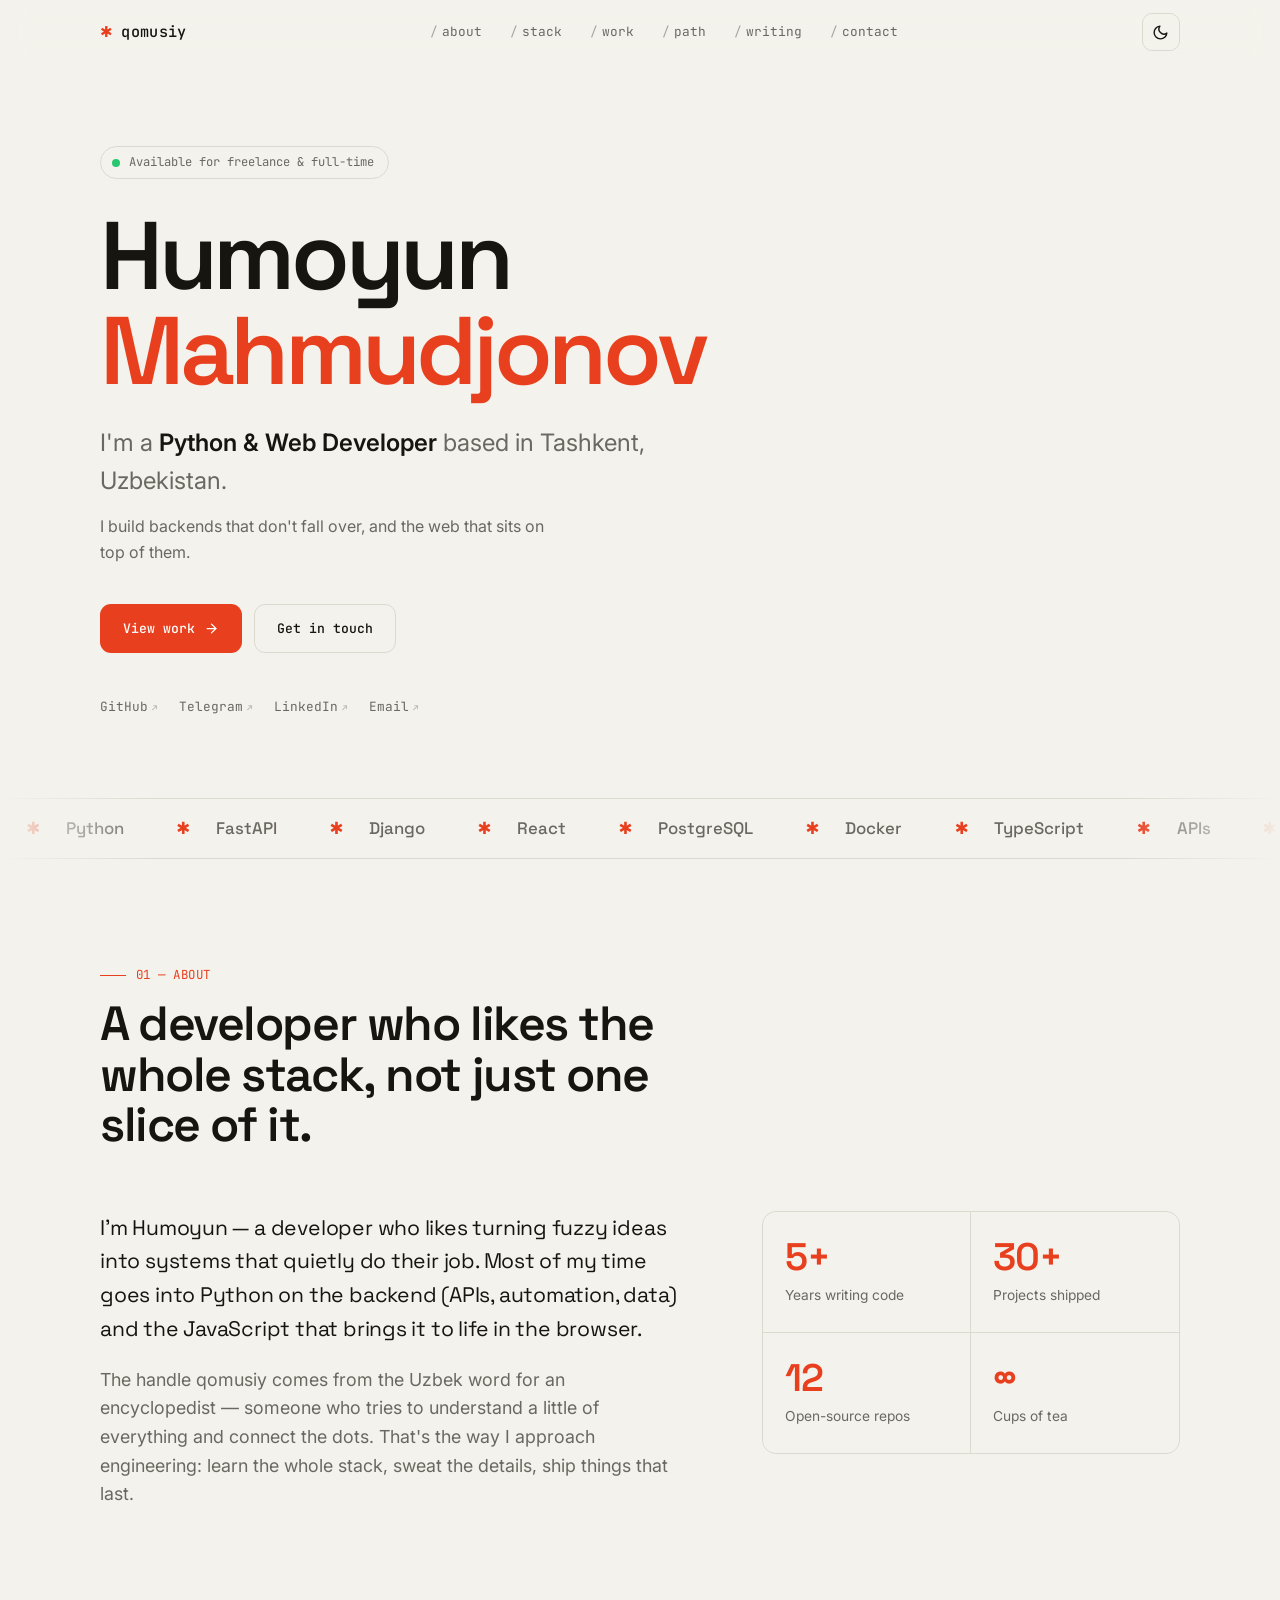
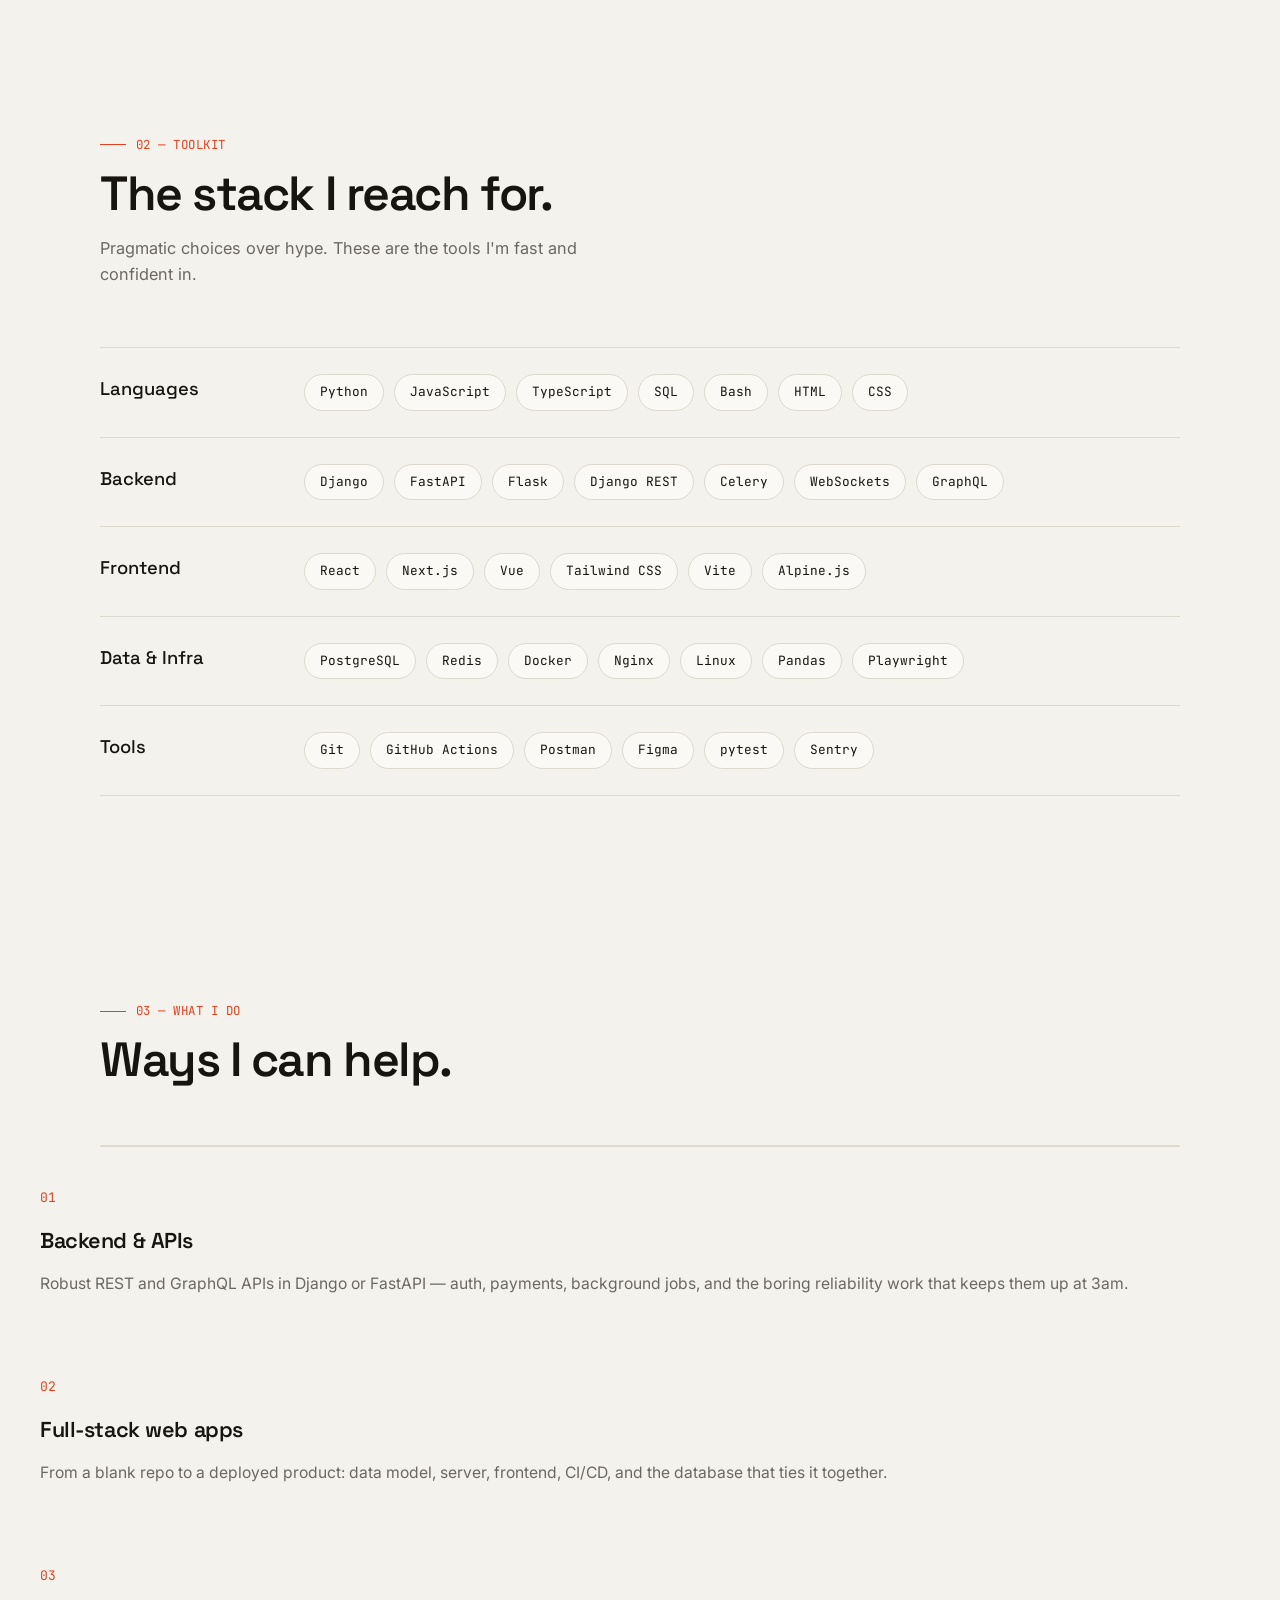
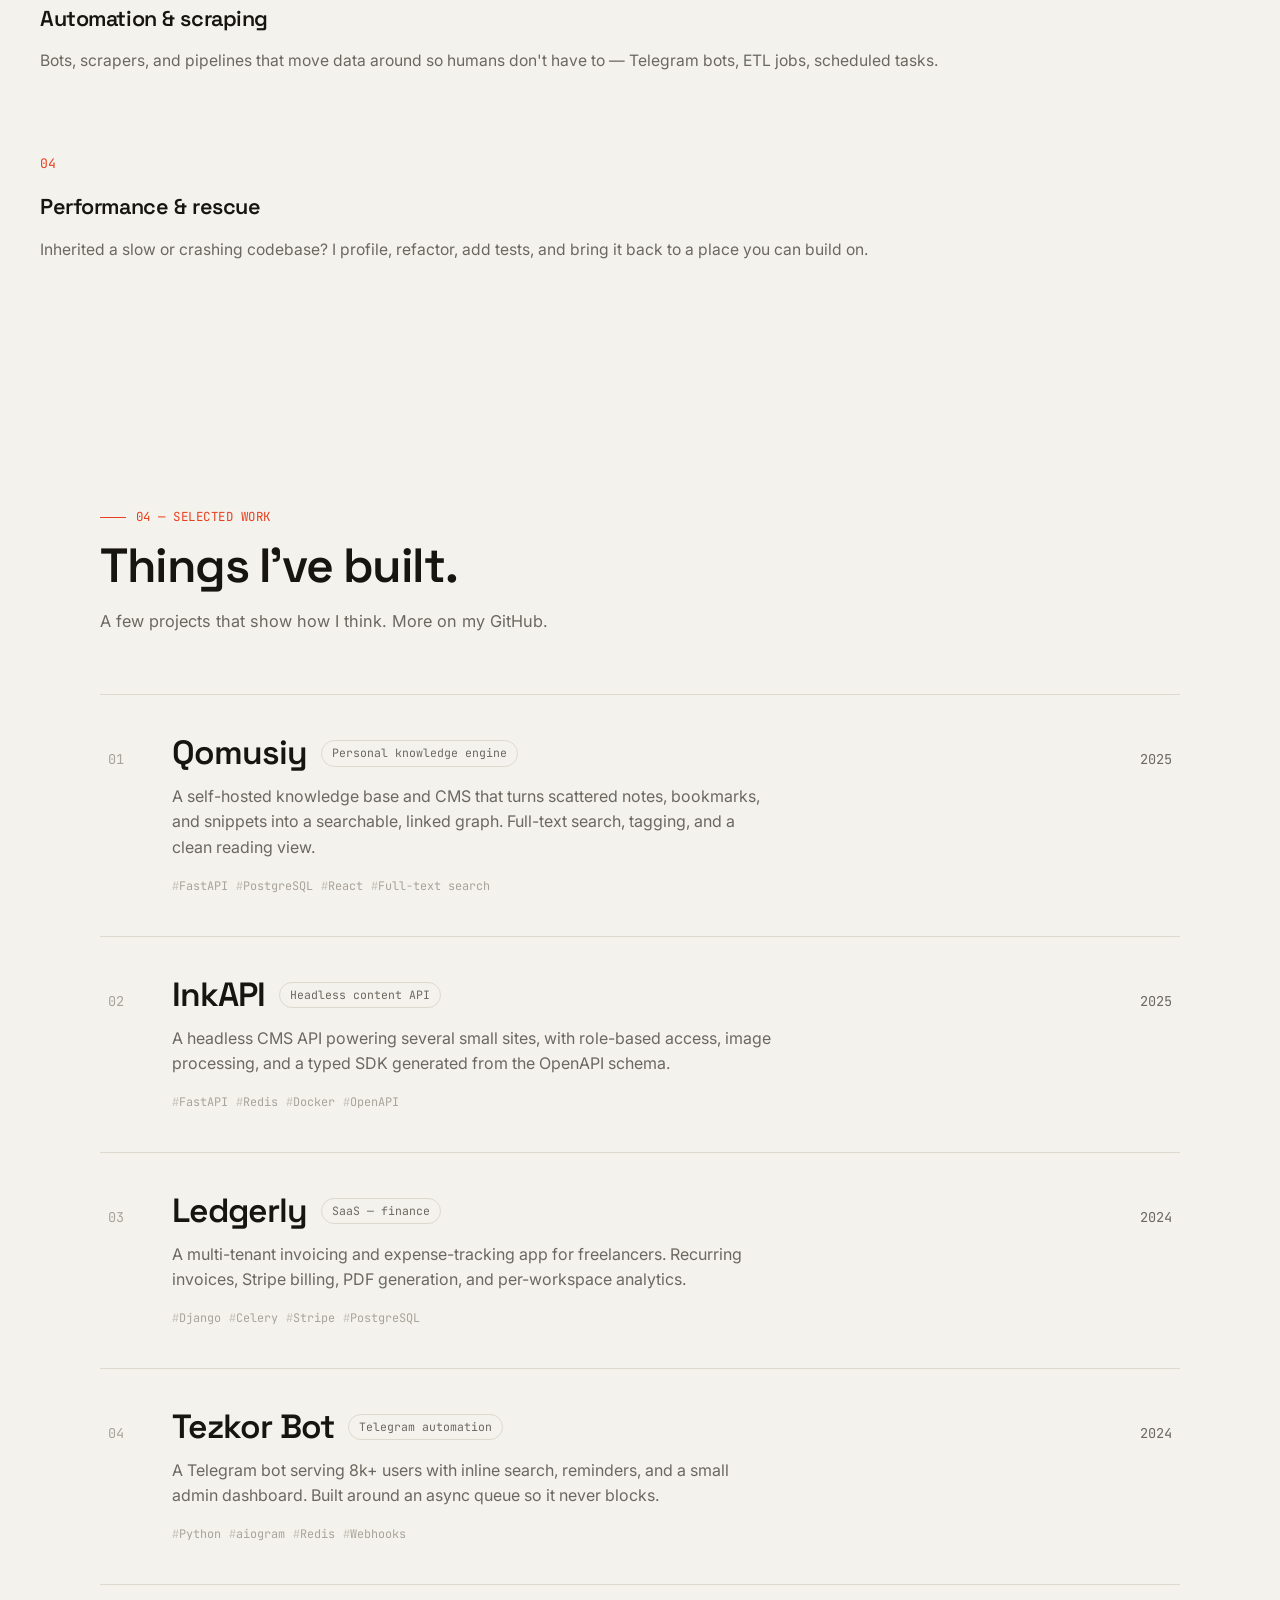
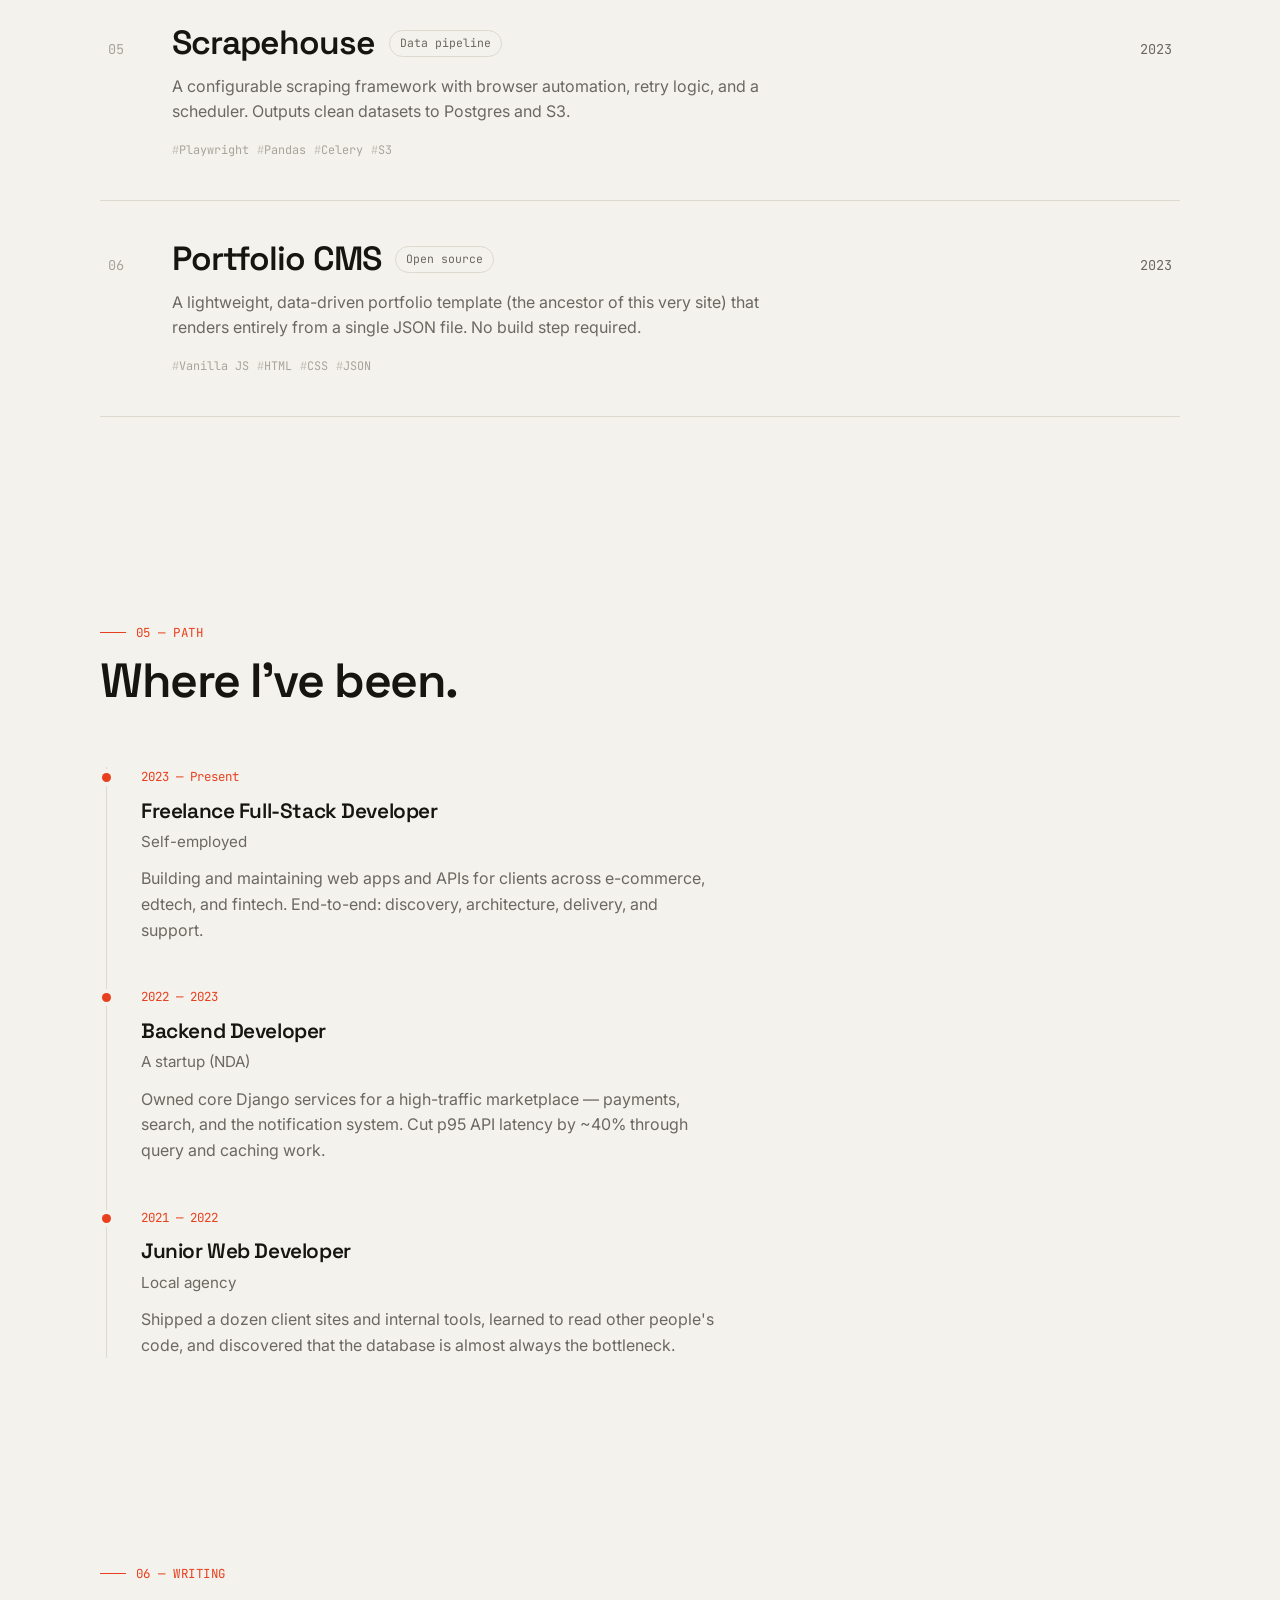
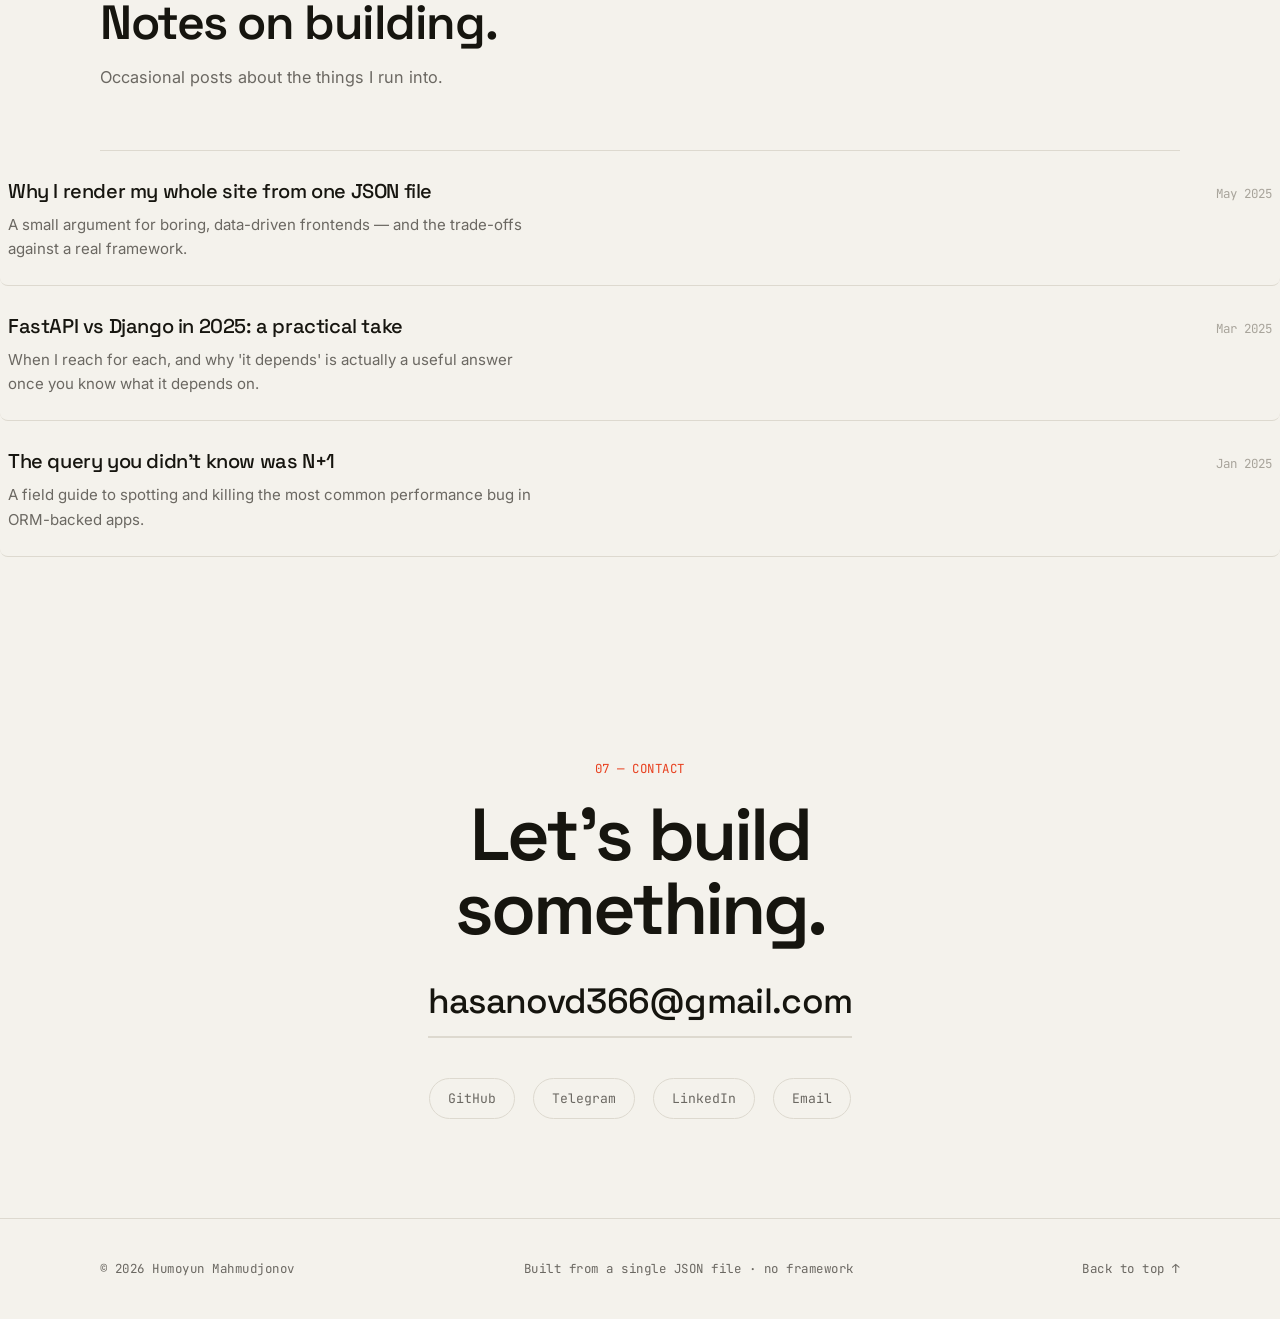
<file: index.html>
<!DOCTYPE html>
<html lang="en">
<head>
  <meta charset="UTF-8" />
  <meta name="viewport" content="width=device-width, initial-scale=1.0" />
  <title>Humoyun Mahmudjonov — Python & Web Developer</title>
  <meta name="description" content="Humoyun Mahmudjonov (qomusiy) — Python & web developer. Backends that don't fall over, and the web that sits on top of them." />

  <!-- Open Graph -->
  <meta property="og:type" content="website" />
  <meta property="og:title" content="Humoyun Mahmudjonov — Python & Web Developer" />
  <meta property="og:description" content="Backends that don't fall over, and the web that sits on top of them." />

  <link rel="preconnect" href="https://fonts.googleapis.com" />
  <link rel="preconnect" href="https://fonts.gstatic.com" crossorigin />
  <link href="https://fonts.googleapis.com/css2?family=Space+Grotesk:wght@400;500;600;700&family=Inter:wght@400;500;600&family=JetBrains+Mono:wght@400;500&display=swap" rel="stylesheet" />

  <style>
    /* ============================================================
       Design tokens
       ============================================================ */
    :root {
      --bg:        #f4f2ec;
      --bg-elev:   #faf9f5;
      --text:      #16150f;
      --muted:     #6b6862;
      --faint:     #a8a49b;
      --line:      #ddd9cf;
      --accent:    #e8401f;
      --accent-2:  #1a1a1a;
      --max:       1080px;
      --gutter:    clamp(20px, 5vw, 48px);
      --radius:    14px;
      --ease:      cubic-bezier(0.22, 1, 0.36, 1);

      --font-display: "Space Grotesk", system-ui, sans-serif;
      --font-body:    "Inter", system-ui, sans-serif;
      --font-mono:    "JetBrains Mono", ui-monospace, monospace;
    }

    html[data-theme="dark"] {
      --bg:        #0d0d0c;
      --bg-elev:   #161614;
      --text:      #f2f0ea;
      --muted:     #9a968d;
      --faint:     #5e5b53;
      --line:      #26251f;
      --accent:    #ff5a36;
      --accent-2:  #f2f0ea;
    }

    /* ============================================================
       Reset & base
       ============================================================ */
    *, *::before, *::after { box-sizing: border-box; margin: 0; padding: 0; }

    html { scroll-behavior: smooth; -webkit-text-size-adjust: 100%; }

    body {
      background: var(--bg);
      color: var(--text);
      font-family: var(--font-body);
      font-size: 16px;
      line-height: 1.6;
      -webkit-font-smoothing: antialiased;
      text-rendering: optimizeLegibility;
      overflow-x: hidden;
      transition: background 0.4s var(--ease), color 0.4s var(--ease);
    }

    a { color: inherit; text-decoration: none; }
    img { max-width: 100%; display: block; }
    ::selection { background: var(--accent); color: #fff; }

    .wrap { width: min(100% - calc(var(--gutter) * 2), var(--max)); margin-inline: auto; }

    .mono {
      font-family: var(--font-mono);
      font-size: 0.78rem;
      letter-spacing: 0.04em;
      text-transform: uppercase;
      color: var(--muted);
    }

    /* Section scaffolding */
    section { padding-block: clamp(64px, 11vh, 130px); position: relative; }
    .section-head { margin-bottom: clamp(36px, 5vw, 60px); }
    .section-head .label {
      display: inline-flex; align-items: center; gap: 10px;
      color: var(--accent);
    }
    .section-head .label::before {
      content: ""; width: 26px; height: 1px; background: var(--accent);
    }
    .section-head h2 {
      font-family: var(--font-display);
      font-weight: 600;
      font-size: clamp(1.8rem, 4.4vw, 3rem);
      letter-spacing: -0.03em;
      line-height: 1.05;
      margin-top: 14px;
      max-width: 18ch;
    }
    .section-head p {
      color: var(--muted); margin-top: 16px; max-width: 52ch; font-size: 1.02rem;
    }

    /* ============================================================
       Navbar
       ============================================================ */
    header.nav {
      position: sticky; top: 0; z-index: 100;
      backdrop-filter: blur(12px);
      background: color-mix(in srgb, var(--bg) 78%, transparent);
      border-bottom: 1px solid transparent;
      transition: border-color 0.3s var(--ease), background 0.3s var(--ease);
    }
    header.nav.scrolled { border-bottom-color: var(--line); }
    .nav-inner {
      display: flex; align-items: center; justify-content: space-between;
      height: 64px;
    }
    .brand {
      font-family: var(--font-mono); font-weight: 500;
      font-size: 0.95rem; letter-spacing: 0.02em;
      display: inline-flex; align-items: center; gap: 8px;
    }
    .brand .dot { color: var(--accent); }
    .nav-links { display: flex; align-items: center; gap: 4px; }
    .nav-links a {
      font-family: var(--font-mono); font-size: 0.8rem;
      color: var(--muted); padding: 8px 12px; border-radius: 8px;
      transition: color 0.2s, background 0.2s;
    }
    .nav-links a:hover, .nav-links a.active { color: var(--text); }
    .nav-links a .slash { color: var(--faint); margin-right: 4px; }

    .nav-actions { display: flex; align-items: center; gap: 8px; }
    .icon-btn {
      width: 38px; height: 38px; border: 1px solid var(--line);
      background: transparent; color: var(--text); border-radius: 10px;
      display: grid; place-items: center; cursor: pointer;
      transition: border-color 0.2s, transform 0.2s, background 0.2s;
    }
    .icon-btn:hover { border-color: var(--accent); transform: translateY(-1px); }
    .icon-btn svg { width: 17px; height: 17px; }
    .theme-icon-sun { display: none; }
    html[data-theme="dark"] .theme-icon-sun { display: block; }
    html[data-theme="dark"] .theme-icon-moon { display: none; }

    .nav-toggle { display: none; }

    /* ============================================================
       Hero
       ============================================================ */
    .hero { padding-top: clamp(48px, 9vh, 96px); padding-bottom: clamp(56px, 9vh, 110px); }
    .status {
      display: inline-flex; align-items: center; gap: 9px;
      font-family: var(--font-mono); font-size: 0.76rem; color: var(--muted);
      border: 1px solid var(--line); border-radius: 100px;
      padding: 6px 14px 6px 11px; margin-bottom: 30px;
    }
    .status .pulse {
      width: 8px; height: 8px; border-radius: 50%; background: #28c76f;
      box-shadow: 0 0 0 0 rgba(40,199,111,0.5); animation: pulse 2.2s infinite;
    }
    @keyframes pulse {
      0% { box-shadow: 0 0 0 0 rgba(40,199,111,0.5); }
      70% { box-shadow: 0 0 0 7px rgba(40,199,111,0); }
      100% { box-shadow: 0 0 0 0 rgba(40,199,111,0); }
    }
    .hero h1 {
      font-family: var(--font-display); font-weight: 600;
      font-size: clamp(2.6rem, 9vw, 6rem);
      line-height: 0.98; letter-spacing: -0.045em;
      margin-bottom: 26px;
    }
    .hero h1 .accent { color: var(--accent); }
    .hero-role {
      font-size: clamp(1.05rem, 2.4vw, 1.5rem);
      color: var(--muted); max-width: 38ch; margin-bottom: 14px;
    }
    .hero-role strong { color: var(--text); font-weight: 600; }
    .hero-tag { color: var(--muted); max-width: 46ch; margin-bottom: 38px; }

    .hero-cta { display: flex; flex-wrap: wrap; gap: 12px; align-items: center; }
    .btn {
      display: inline-flex; align-items: center; gap: 9px;
      font-family: var(--font-mono); font-size: 0.82rem; font-weight: 500;
      padding: 13px 22px; border-radius: 11px; cursor: pointer;
      border: 1px solid transparent; transition: all 0.2s var(--ease);
    }
    .btn-primary { background: var(--accent); color: #fff; }
    .btn-primary:hover { transform: translateY(-2px); box-shadow: 0 10px 26px -10px var(--accent); }
    .btn-ghost { border-color: var(--line); color: var(--text); }
    .btn-ghost:hover { border-color: var(--text); transform: translateY(-2px); }
    .btn svg { width: 15px; height: 15px; }

    .hero-socials { display: flex; gap: 22px; margin-top: 44px; flex-wrap: wrap; }
    .hero-socials a {
      font-family: var(--font-mono); font-size: 0.8rem; color: var(--muted);
      position: relative; transition: color 0.2s;
    }
    .hero-socials a::after {
      content: "↗"; font-size: 0.7em; margin-left: 4px; opacity: 0.5;
    }
    .hero-socials a:hover { color: var(--accent); }

    /* Marquee strip */
    .marquee {
      border-block: 1px solid var(--line); overflow: hidden; padding-block: 16px;
      white-space: nowrap; -webkit-mask-image: linear-gradient(90deg, transparent, #000 12%, #000 88%, transparent);
              mask-image: linear-gradient(90deg, transparent, #000 12%, #000 88%, transparent);
    }
    .marquee-track { display: inline-flex; gap: 0; animation: scroll 26s linear infinite; }
    .marquee:hover .marquee-track { animation-play-state: paused; }
    .marquee-track span {
      font-family: var(--font-display); font-size: 1.05rem; font-weight: 500;
      color: var(--muted); padding-inline: 26px;
    }
    .marquee-track span::before { content: "✱"; color: var(--accent); margin-right: 26px; }
    @keyframes scroll { to { transform: translateX(-50%); } }

    /* ============================================================
       About + stats
       ============================================================ */
    .about-grid {
      display: grid; grid-template-columns: 1.4fr 1fr; gap: clamp(32px, 6vw, 80px);
      align-items: start;
    }
    .about-text p { font-size: 1.12rem; color: var(--text); margin-bottom: 20px; }
    .about-text p.lead { font-size: 1.32rem; font-family: var(--font-display); font-weight: 400; letter-spacing: -0.01em; }
    .about-text .muted { color: var(--muted); }

    .stats { display: grid; grid-template-columns: 1fr 1fr; gap: 1px; background: var(--line);
      border: 1px solid var(--line); border-radius: var(--radius); overflow: hidden; }
    .stat { background: var(--bg); padding: 26px 22px; }
    .stat .value {
      font-family: var(--font-display); font-weight: 600;
      font-size: 2.4rem; letter-spacing: -0.03em; line-height: 1;
      color: var(--accent);
    }
    .stat .label { color: var(--muted); font-size: 0.86rem; margin-top: 8px; }

    /* ============================================================
       Stack
       ============================================================ */
    .stack-row {
      display: grid; grid-template-columns: 180px 1fr; gap: 24px;
      padding: 26px 0; border-top: 1px solid var(--line);
    }
    .stack-row:last-child { border-bottom: 1px solid var(--line); }
    .stack-group { font-family: var(--font-display); font-weight: 500; font-size: 1.15rem; }
    .chips { display: flex; flex-wrap: wrap; gap: 10px; }
    .chip {
      font-family: var(--font-mono); font-size: 0.8rem; color: var(--text);
      border: 1px solid var(--line); border-radius: 100px; padding: 7px 15px;
      background: var(--bg-elev); transition: all 0.2s var(--ease); cursor: default;
    }
    .chip:hover { border-color: var(--accent); color: var(--accent); transform: translateY(-2px); }

    /* ============================================================
       Services
       ============================================================ */
    .services-grid {
      display: grid; grid-template-columns: repeat(2, 1fr); gap: 1px;
      background: var(--line); border: 1px solid var(--line);
      border-radius: var(--radius); overflow: hidden;
    }
    .service { background: var(--bg); padding: clamp(26px, 3.5vw, 40px); transition: background 0.25s; }
    .service:hover { background: var(--bg-elev); }
    .service .num { font-family: var(--font-mono); color: var(--accent); font-size: 0.82rem; }
    .service h3 { font-family: var(--font-display); font-weight: 600; font-size: 1.35rem; margin: 16px 0 12px; letter-spacing: -0.02em; }
    .service p { color: var(--muted); font-size: 0.98rem; }

    /* ============================================================
       Projects
       ============================================================ */
    .projects-list { border-top: 1px solid var(--line); }
    .project {
      display: grid; grid-template-columns: auto 1fr auto; gap: clamp(16px, 4vw, 48px);
      align-items: baseline; padding: clamp(26px, 3.5vw, 40px) 8px;
      border-bottom: 1px solid var(--line); position: relative;
      transition: padding-left 0.35s var(--ease);
    }
    .project::before {
      content: ""; position: absolute; inset: 0; background: var(--bg-elev);
      opacity: 0; transition: opacity 0.3s; z-index: -1; border-radius: 10px;
    }
    .project:hover { padding-left: 26px; }
    .project:hover::before { opacity: 1; }
    .project .p-num { font-family: var(--font-mono); color: var(--faint); font-size: 0.85rem; }
    .project .p-main { min-width: 0; }
    .project .p-title-row { display: flex; align-items: center; gap: 14px; flex-wrap: wrap; }
    .project h3 {
      font-family: var(--font-display); font-weight: 600;
      font-size: clamp(1.4rem, 3.4vw, 2.1rem); letter-spacing: -0.03em; line-height: 1.1;
      transition: color 0.2s;
    }
    .project:hover h3 { color: var(--accent); }
    .project .p-cat { font-family: var(--font-mono); font-size: 0.72rem; color: var(--muted);
      border: 1px solid var(--line); border-radius: 100px; padding: 3px 10px; }
    .project .p-desc { color: var(--muted); margin: 12px 0 16px; max-width: 60ch; }
    .project .p-tags { display: flex; flex-wrap: wrap; gap: 8px; }
    .project .p-tags span { font-family: var(--font-mono); font-size: 0.74rem; color: var(--faint); }
    .project .p-tags span::before { content: "#"; opacity: 0.6; }
    .project .p-side { display: flex; flex-direction: column; align-items: flex-end; gap: 12px; }
    .project .p-year { font-family: var(--font-mono); font-size: 0.85rem; color: var(--muted); }
    .project .p-links { display: flex; gap: 8px; }
    .project .p-links a {
      width: 36px; height: 36px; border: 1px solid var(--line); border-radius: 9px;
      display: grid; place-items: center; transition: all 0.2s;
    }
    .project .p-links a:hover { border-color: var(--accent); color: var(--accent); transform: translateY(-2px); }
    .project .p-links svg { width: 15px; height: 15px; }

    /* ============================================================
       Experience timeline
       ============================================================ */
    .timeline { border-left: 1px solid var(--line); margin-left: 6px; }
    .tl-item { position: relative; padding: 0 0 44px 34px; }
    .tl-item:last-child { padding-bottom: 0; }
    .tl-item::before {
      content: ""; position: absolute; left: -5px; top: 6px;
      width: 9px; height: 9px; border-radius: 50%; background: var(--accent);
      box-shadow: 0 0 0 4px var(--bg);
    }
    .tl-period { font-family: var(--font-mono); font-size: 0.78rem; color: var(--accent); }
    .tl-item h3 { font-family: var(--font-display); font-weight: 600; font-size: 1.3rem; margin: 8px 0 2px; letter-spacing: -0.02em; }
    .tl-company { color: var(--muted); font-size: 0.95rem; margin-bottom: 12px; }
    .tl-item p { color: var(--muted); max-width: 58ch; }

    /* ============================================================
       Writing
       ============================================================ */
    .writing-list { border-top: 1px solid var(--line); }
    .write-item {
      display: grid; grid-template-columns: 1fr auto; gap: 20px; align-items: baseline;
      padding: 24px 8px; border-bottom: 1px solid var(--line);
      transition: padding-left 0.3s var(--ease), background 0.25s; border-radius: 8px;
    }
    .write-item:hover { padding-left: 20px; background: var(--bg-elev); }
    .write-item h3 { font-family: var(--font-display); font-weight: 500; font-size: 1.25rem; letter-spacing: -0.02em; transition: color 0.2s; }
    .write-item:hover h3 { color: var(--accent); }
    .write-item p { color: var(--muted); font-size: 0.94rem; margin-top: 6px; max-width: 60ch; }
    .write-date { font-family: var(--font-mono); font-size: 0.78rem; color: var(--faint); white-space: nowrap; }

    /* ============================================================
       Contact
       ============================================================ */
    .contact { text-align: center; }
    .contact .label { color: var(--accent); }
    .contact h2 {
      font-family: var(--font-display); font-weight: 600;
      font-size: clamp(2.2rem, 7vw, 4.6rem); letter-spacing: -0.04em; line-height: 1;
      margin: 18px 0 28px;
    }
    .contact .big-mail {
      display: inline-block; font-family: var(--font-display); font-weight: 500;
      font-size: clamp(1.2rem, 4vw, 2.2rem); letter-spacing: -0.02em;
      border-bottom: 2px solid var(--line); padding-bottom: 6px; transition: border-color 0.2s, color 0.2s;
    }
    .contact .big-mail:hover { color: var(--accent); border-color: var(--accent); }
    .contact-socials { display: flex; gap: 18px; justify-content: center; margin-top: 40px; flex-wrap: wrap; }
    .contact-socials a {
      font-family: var(--font-mono); font-size: 0.82rem; color: var(--muted);
      border: 1px solid var(--line); border-radius: 100px; padding: 9px 18px; transition: all 0.2s;
    }
    .contact-socials a:hover { border-color: var(--accent); color: var(--accent); transform: translateY(-2px); }

    /* ============================================================
       Footer
       ============================================================ */
    footer {
      border-top: 1px solid var(--line); padding-block: 40px;
    }
    .footer-inner { display: flex; justify-content: space-between; align-items: center; gap: 20px; flex-wrap: wrap; }
    .footer-inner .mono { text-transform: none; }
    .to-top { cursor: pointer; }
    .to-top:hover { color: var(--accent); }

    /* ============================================================
       Scroll reveal
       ============================================================ */
    .reveal { opacity: 0; transform: translateY(22px); transition: opacity 0.7s var(--ease), transform 0.7s var(--ease); }
    .reveal.in { opacity: 1; transform: none; }

    @media (prefers-reduced-motion: reduce) {
      * { animation: none !important; scroll-behavior: auto; }
      .reveal { opacity: 1; transform: none; transition: none; }
    }

    /* ============================================================
       Responsive
       ============================================================ */
    @media (max-width: 860px) {
      .about-grid { grid-template-columns: 1fr; }
      .services-grid { grid-template-columns: 1fr; }
      .stack-row { grid-template-columns: 1fr; gap: 14px; }
    }
    @media (max-width: 680px) {
      .nav-links { display: none; }
      .nav-toggle { display: grid; }
      .nav-links.open {
        display: flex; flex-direction: column; align-items: stretch;
        position: absolute; top: 64px; left: 0; right: 0;
        background: var(--bg-elev); border-bottom: 1px solid var(--line);
        padding: 12px var(--gutter) 20px; gap: 2px;
      }
      .nav-links.open a { padding: 12px 8px; font-size: 0.92rem; border-bottom: 1px solid var(--line); }
      .project { grid-template-columns: auto 1fr; }
      .project .p-side { grid-column: 2; flex-direction: row; align-items: center; justify-content: space-between; width: 100%; }
      .stats { grid-template-columns: 1fr 1fr; }
      .write-item { grid-template-columns: 1fr; }
      .write-date { order: -1; }
    }
  </style>
</head>
<body>

  <!-- ===================== NAV ===================== -->
  <header class="nav" id="nav">
    <div class="wrap nav-inner">
      <a href="#top" class="brand"><span class="dot">✱</span> qomusiy</a>

      <nav class="nav-links" id="navLinks" aria-label="Primary">
        <a href="#about"><span class="slash">/</span>about</a>
        <a href="#stack"><span class="slash">/</span>stack</a>
        <a href="#work"><span class="slash">/</span>work</a>
        <a href="#experience"><span class="slash">/</span>path</a>
        <a href="#writing"><span class="slash">/</span>writing</a>
        <a href="#contact"><span class="slash">/</span>contact</a>
      </nav>

      <div class="nav-actions">
        <button class="icon-btn" id="themeBtn" aria-label="Toggle theme">
          <svg class="theme-icon-moon" viewBox="0 0 24 24" fill="none" stroke="currentColor" stroke-width="2" stroke-linecap="round" stroke-linejoin="round"><path d="M21 12.79A9 9 0 1 1 11.21 3 7 7 0 0 0 21 12.79z"/></svg>
          <svg class="theme-icon-sun" viewBox="0 0 24 24" fill="none" stroke="currentColor" stroke-width="2" stroke-linecap="round" stroke-linejoin="round"><circle cx="12" cy="12" r="5"/><line x1="12" y1="1" x2="12" y2="3"/><line x1="12" y1="21" x2="12" y2="23"/><line x1="4.22" y1="4.22" x2="5.64" y2="5.64"/><line x1="18.36" y1="18.36" x2="19.78" y2="19.78"/><line x1="1" y1="12" x2="3" y2="12"/><line x1="21" y1="12" x2="23" y2="12"/><line x1="4.22" y1="19.78" x2="5.64" y2="18.36"/><line x1="18.36" y1="5.64" x2="19.78" y2="4.22"/></svg>
        </button>
        <button class="icon-btn nav-toggle" id="navToggle" aria-label="Menu">
          <svg viewBox="0 0 24 24" fill="none" stroke="currentColor" stroke-width="2" stroke-linecap="round"><line x1="3" y1="7" x2="21" y2="7"/><line x1="3" y1="12" x2="21" y2="12"/><line x1="3" y1="17" x2="21" y2="17"/></svg>
        </button>
      </div>
    </div>
  </header>

  <span id="top"></span>

  <!-- ===================== HERO ===================== -->
  <section class="hero" id="hero">
    <div class="wrap">
      <div class="status" id="heroStatus" data-show-available>
        <span class="pulse"></span><span id="availText">Available for work</span>
      </div>
      <h1 id="heroName">Humoyun<br><span class="accent">Mahmudjonov</span></h1>
      <p class="hero-role" id="heroRole"></p>
      <p class="hero-tag" id="heroTag"></p>

      <div class="hero-cta">
        <a href="#work" class="btn btn-primary">
          View work
          <svg viewBox="0 0 24 24" fill="none" stroke="currentColor" stroke-width="2" stroke-linecap="round" stroke-linejoin="round"><line x1="5" y1="12" x2="19" y2="12"/><polyline points="12 5 19 12 12 19"/></svg>
        </a>
        <a href="#contact" class="btn btn-ghost">Get in touch</a>
      </div>

      <div class="hero-socials" id="heroSocials"></div>
    </div>
  </section>

  <!-- ===================== MARQUEE ===================== -->
  <div class="marquee" aria-hidden="true">
    <div class="marquee-track" id="marquee"></div>
  </div>

  <!-- ===================== ABOUT ===================== -->
  <section id="about">
    <div class="wrap">
      <div class="section-head reveal">
        <span class="label mono">01 — About</span>
        <h2>A developer who likes the whole stack, not just one slice of it.</h2>
      </div>
      <div class="about-grid">
        <div class="about-text reveal" id="aboutText"></div>
        <div class="stats reveal" id="stats"></div>
      </div>
    </div>
  </section>

  <!-- ===================== STACK ===================== -->
  <section id="stack">
    <div class="wrap">
      <div class="section-head reveal">
        <span class="label mono">02 — Toolkit</span>
        <h2>The stack I reach for.</h2>
        <p>Pragmatic choices over hype. These are the tools I'm fast and confident in.</p>
      </div>
      <div id="stackList" class="reveal"></div>
    </div>
  </section>

  <!-- ===================== SERVICES ===================== -->
  <section id="services">
    <div class="wrap">
      <div class="section-head reveal">
        <span class="label mono">03 — What I do</span>
        <h2>Ways I can help.</h2>
      </div>
      <div class="services-grid reveal" id="services"></div>
    </div>
  </section>

  <!-- ===================== WORK ===================== -->
  <section id="work">
    <div class="wrap">
      <div class="section-head reveal">
        <span class="label mono">04 — Selected work</span>
        <h2>Things I've built.</h2>
        <p>A few projects that show how I think. More on my GitHub.</p>
      </div>
      <div class="projects-list reveal" id="projects"></div>
    </div>
  </section>

  <!-- ===================== EXPERIENCE ===================== -->
  <section id="experience">
    <div class="wrap">
      <div class="section-head reveal">
        <span class="label mono">05 — Path</span>
        <h2>Where I've been.</h2>
      </div>
      <div class="timeline reveal" id="timeline"></div>
    </div>
  </section>

  <!-- ===================== WRITING ===================== -->
  <section id="writing">
    <div class="wrap">
      <div class="section-head reveal">
        <span class="label mono">06 — Writing</span>
        <h2>Notes on building.</h2>
        <p>Occasional posts about the things I run into.</p>
      </div>
      <div class="writing-list reveal" id="writing"></div>
    </div>
  </section>

  <!-- ===================== CONTACT ===================== -->
  <section id="contact" class="contact">
    <div class="wrap">
      <div class="reveal">
        <span class="label mono">07 — Contact</span>
        <h2>Let's build<br>something.</h2>
        <a href="mailto:hasanovd366@gmail.com" class="big-mail" id="bigMail">hasanovd366@gmail.com</a>
        <div class="contact-socials" id="contactSocials"></div>
      </div>
    </div>
  </section>

  <!-- ===================== FOOTER ===================== -->
  <footer>
    <div class="wrap footer-inner">
      <span class="mono">© <span id="year"></span> Humoyun Mahmudjonov</span>
      <span class="mono">Built from a single JSON file · no framework</span>
      <span class="mono to-top" onclick="window.scrollTo({top:0,behavior:'smooth'})">Back to top ↑</span>
    </div>
  </footer>

  <!-- ===================== DATA (fallback) ===================== -->
  <script id="fallbackData" type="application/json">
  {
  "meta": {
    "name": "Humoyun Mahmudjonov",
    "handle": "qomusiy",
    "role": "Python & Web Developer",
    "location": "Tashkent, Uzbekistan",
    "email": "hasanovd366@gmail.com",
    "tagline": "I build backends that don't fall over, and the web that sits on top of them.",
    "available": true,
    "availableText": "Available for freelance & full-time",
    "resumeUrl": "#",
    "intro": [
      "I'm Humoyun — a developer who likes turning fuzzy ideas into systems that quietly do their job. Most of my time goes into Python on the backend (APIs, automation, data) and the JavaScript that brings it to life in the browser.",
      "The handle qomusiy comes from the Uzbek word for an encyclopedist — someone who tries to understand a little of everything and connect the dots. That's the way I approach engineering: learn the whole stack, sweat the details, ship things that last."
    ]
  },
  "socials": [
    {
      "label": "GitHub",
      "url": "https://github.com/qomusiy",
      "handle": "@qomusiy"
    },
    {
      "label": "Telegram",
      "url": "https://t.me/qomusiy",
      "handle": "@qomusiy"
    },
    {
      "label": "LinkedIn",
      "url": "#",
      "handle": "Humoyun Mahmudjonov"
    },
    {
      "label": "Email",
      "url": "mailto:hasanovd366@gmail.com",
      "handle": "hasanovd366@gmail.com"
    }
  ],
  "stats": [
    {
      "value": "5+",
      "label": "Years writing code"
    },
    {
      "value": "30+",
      "label": "Projects shipped"
    },
    {
      "value": "12",
      "label": "Open-source repos"
    },
    {
      "value": "∞",
      "label": "Cups of tea"
    }
  ],
  "stack": [
    {
      "group": "Languages",
      "items": [
        "Python",
        "JavaScript",
        "TypeScript",
        "SQL",
        "Bash",
        "HTML",
        "CSS"
      ]
    },
    {
      "group": "Backend",
      "items": [
        "Django",
        "FastAPI",
        "Flask",
        "Django REST",
        "Celery",
        "WebSockets",
        "GraphQL"
      ]
    },
    {
      "group": "Frontend",
      "items": [
        "React",
        "Next.js",
        "Vue",
        "Tailwind CSS",
        "Vite",
        "Alpine.js"
      ]
    },
    {
      "group": "Data & Infra",
      "items": [
        "PostgreSQL",
        "Redis",
        "Docker",
        "Nginx",
        "Linux",
        "Pandas",
        "Playwright"
      ]
    },
    {
      "group": "Tools",
      "items": [
        "Git",
        "GitHub Actions",
        "Postman",
        "Figma",
        "pytest",
        "Sentry"
      ]
    }
  ],
  "services": [
    {
      "title": "Backend & APIs",
      "body": "Robust REST and GraphQL APIs in Django or FastAPI — auth, payments, background jobs, and the boring reliability work that keeps them up at 3am."
    },
    {
      "title": "Full-stack web apps",
      "body": "From a blank repo to a deployed product: data model, server, frontend, CI/CD, and the database that ties it together."
    },
    {
      "title": "Automation & scraping",
      "body": "Bots, scrapers, and pipelines that move data around so humans don't have to — Telegram bots, ETL jobs, scheduled tasks."
    },
    {
      "title": "Performance & rescue",
      "body": "Inherited a slow or crashing codebase? I profile, refactor, add tests, and bring it back to a place you can build on."
    }
  ],
  "projects": [
    {
      "title": "Qomusiy",
      "year": "2025",
      "category": "Personal knowledge engine",
      "description": "A self-hosted knowledge base and CMS that turns scattered notes, bookmarks, and snippets into a searchable, linked graph. Full-text search, tagging, and a clean reading view.",
      "tags": [
        "FastAPI",
        "PostgreSQL",
        "React",
        "Full-text search"
      ],
      "url": "#",
      "repo": "#",
      "featured": true
    },
    {
      "title": "InkAPI",
      "year": "2025",
      "category": "Headless content API",
      "description": "A headless CMS API powering several small sites, with role-based access, image processing, and a typed SDK generated from the OpenAPI schema.",
      "tags": [
        "FastAPI",
        "Redis",
        "Docker",
        "OpenAPI"
      ],
      "url": "#",
      "repo": "#",
      "featured": true
    },
    {
      "title": "Ledgerly",
      "year": "2024",
      "category": "SaaS — finance",
      "description": "A multi-tenant invoicing and expense-tracking app for freelancers. Recurring invoices, Stripe billing, PDF generation, and per-workspace analytics.",
      "tags": [
        "Django",
        "Celery",
        "Stripe",
        "PostgreSQL"
      ],
      "url": "#",
      "repo": "#",
      "featured": true
    },
    {
      "title": "Tezkor Bot",
      "year": "2024",
      "category": "Telegram automation",
      "description": "A Telegram bot serving 8k+ users with inline search, reminders, and a small admin dashboard. Built around an async queue so it never blocks.",
      "tags": [
        "Python",
        "aiogram",
        "Redis",
        "Webhooks"
      ],
      "url": "#",
      "repo": "#",
      "featured": false
    },
    {
      "title": "Scrapehouse",
      "year": "2023",
      "category": "Data pipeline",
      "description": "A configurable scraping framework with browser automation, retry logic, and a scheduler. Outputs clean datasets to Postgres and S3.",
      "tags": [
        "Playwright",
        "Pandas",
        "Celery",
        "S3"
      ],
      "url": "#",
      "repo": "#",
      "featured": false
    },
    {
      "title": "Portfolio CMS",
      "year": "2023",
      "category": "Open source",
      "description": "A lightweight, data-driven portfolio template (the ancestor of this very site) that renders entirely from a single JSON file. No build step required.",
      "tags": [
        "Vanilla JS",
        "HTML",
        "CSS",
        "JSON"
      ],
      "url": "#",
      "repo": "#",
      "featured": false
    }
  ],
  "experience": [
    {
      "role": "Freelance Full-Stack Developer",
      "company": "Self-employed",
      "period": "2023 — Present",
      "description": "Building and maintaining web apps and APIs for clients across e-commerce, edtech, and fintech. End-to-end: discovery, architecture, delivery, and support."
    },
    {
      "role": "Backend Developer",
      "company": "A startup (NDA)",
      "period": "2022 — 2023",
      "description": "Owned core Django services for a high-traffic marketplace — payments, search, and the notification system. Cut p95 API latency by ~40% through query and caching work."
    },
    {
      "role": "Junior Web Developer",
      "company": "Local agency",
      "period": "2021 — 2022",
      "description": "Shipped a dozen client sites and internal tools, learned to read other people's code, and discovered that the database is almost always the bottleneck."
    }
  ],
  "writing": [
    {
      "title": "Why I render my whole site from one JSON file",
      "date": "May 2025",
      "summary": "A small argument for boring, data-driven frontends — and the trade-offs against a real framework.",
      "url": "#"
    },
    {
      "title": "FastAPI vs Django in 2025: a practical take",
      "date": "Mar 2025",
      "summary": "When I reach for each, and why 'it depends' is actually a useful answer once you know what it depends on.",
      "url": "#"
    },
    {
      "title": "The query you didn't know was N+1",
      "date": "Jan 2025",
      "summary": "A field guide to spotting and killing the most common performance bug in ORM-backed apps.",
      "url": "#"
    }
  ]
}
  </script>

  <!-- ===================== LOGIC ===================== -->
  <script>
  (function () {
    "use strict";

    /* ---------- Theme ---------- */
    const root = document.documentElement;
    const saved = localStorage.getItem("theme");
    const prefersDark = window.matchMedia("(prefers-color-scheme: dark)").matches;
    root.dataset.theme = saved || (prefersDark ? "dark" : "light");
    document.getElementById("themeBtn").addEventListener("click", () => {
      const next = root.dataset.theme === "dark" ? "light" : "dark";
      root.dataset.theme = next;
      localStorage.setItem("theme", next);
    });

    /* ---------- Mobile nav ---------- */
    const navLinks = document.getElementById("navLinks");
    document.getElementById("navToggle").addEventListener("click", () =>
      navLinks.classList.toggle("open"));
    navLinks.querySelectorAll("a").forEach(a =>
      a.addEventListener("click", () => navLinks.classList.remove("open")));

    /* ---------- Navbar shadow + active link ---------- */
    const nav = document.getElementById("nav");
    const sections = [...document.querySelectorAll("section[id]")];
    const linkFor = id => navLinks.querySelector(`a[href="#${id}"]`);
    window.addEventListener("scroll", () => {
      nav.classList.toggle("scrolled", window.scrollY > 8);
      let current = "";
      for (const s of sections) {
        if (window.scrollY >= s.offsetTop - 120) current = s.id;
      }
      navLinks.querySelectorAll("a").forEach(a => a.classList.remove("active"));
      const active = linkFor(current);
      if (active) active.classList.add("active");
    }, { passive: true });

    /* ---------- Reveal on scroll ---------- */
    const io = new IntersectionObserver((entries) => {
      entries.forEach(e => { if (e.isIntersecting) { e.target.classList.add("in"); io.unobserve(e.target); } });
    }, { threshold: 0.12 });
    document.querySelectorAll(".reveal").forEach(el => io.observe(el));

    /* ---------- Helpers ---------- */
    const el = (tag, cls, html) => {
      const n = document.createElement(tag);
      if (cls) n.className = cls;
      if (html != null) n.innerHTML = html;
      return n;
    };
    const esc = s => String(s).replace(/[&<>"]/g, c => ({ "&":"&amp;","<":"&lt;",">":"&gt;",'"':"&quot;" }[c]));

    /* ---------- Render ---------- */
    function render(data) {
      const m = data.meta || {};

      // Hero
      if (m.name) {
        const parts = m.name.split(" ");
        document.getElementById("heroName").innerHTML =
          esc(parts[0]) + "<br><span class='accent'>" + esc(parts.slice(1).join(" ")) + "</span>";
      }
      document.getElementById("heroRole").innerHTML =
        "I'm a <strong>" + esc(m.role || "developer") + "</strong> based in " + esc(m.location || "") + ".";
      document.getElementById("heroTag").textContent = m.tagline || "";
      document.title = (m.name || "Portfolio") + " — " + (m.role || "");

      // Availability
      if (m.available && m.availableText) {
        document.getElementById("availText").textContent = m.availableText;
      } else {
        document.getElementById("heroStatus").style.display = "none";
      }

      // Email
      if (m.email) {
        const mail = document.getElementById("bigMail");
        mail.textContent = m.email; mail.href = "mailto:" + m.email;
      }

      // Socials (hero + contact)
      const socials = data.socials || [];
      const heroS = document.getElementById("heroSocials");
      const contactS = document.getElementById("contactSocials");
      socials.forEach(s => {
        const a = el("a"); a.href = s.url; a.target = "_blank"; a.rel = "noopener";
        a.textContent = s.label; heroS.appendChild(a);
        const b = a.cloneNode(true); contactS.appendChild(b);
      });

      // Marquee
      const mq = document.getElementById("marquee");
      const words = ["Python", "FastAPI", "Django", "React", "PostgreSQL", "Docker", "TypeScript", "APIs", "Automation"];
      const make = () => words.map(w => `<span>${esc(w)}</span>`).join("");
      mq.innerHTML = make() + make();

      // About
      const at = document.getElementById("aboutText");
      (m.intro || []).forEach((p, i) =>
        at.appendChild(el("p", i === 0 ? "lead" : "muted", esc(p))));

      // Stats
      const st = document.getElementById("stats");
      (data.stats || []).forEach(s => {
        const box = el("div", "stat");
        box.appendChild(el("div", "value", esc(s.value)));
        box.appendChild(el("div", "label", esc(s.label)));
        st.appendChild(box);
      });

      // Stack
      const sl = document.getElementById("stackList");
      (data.stack || []).forEach(g => {
        const row = el("div", "stack-row");
        row.appendChild(el("div", "stack-group", esc(g.group)));
        const chips = el("div", "chips");
        (g.items || []).forEach(i => chips.appendChild(el("span", "chip", esc(i))));
        row.appendChild(chips);
        sl.appendChild(row);
      });

      // Services
      const sv = document.getElementById("services");
      (data.services || []).forEach((s, i) => {
        const c = el("div", "service");
        c.appendChild(el("div", "num", String(i + 1).padStart(2, "0")));
        c.appendChild(el("h3", null, esc(s.title)));
        c.appendChild(el("p", null, esc(s.body)));
        sv.appendChild(c);
      });

      // Projects
      const pr = document.getElementById("projects");
      const linkIcon = `<svg viewBox="0 0 24 24" fill="none" stroke="currentColor" stroke-width="2" stroke-linecap="round" stroke-linejoin="round"><path d="M18 13v6a2 2 0 0 1-2 2H5a2 2 0 0 1-2-2V8a2 2 0 0 1 2-2h6"/><polyline points="15 3 21 3 21 9"/><line x1="10" y1="14" x2="21" y2="3"/></svg>`;
      const repoIcon = `<svg viewBox="0 0 24 24" fill="currentColor"><path d="M12 2A10 10 0 0 0 8.84 21.5c.5.08.66-.22.66-.48v-1.7c-2.77.6-3.36-1.34-3.36-1.34-.46-1.15-1.11-1.46-1.11-1.46-.9-.62.07-.6.07-.6 1 .07 1.53 1.03 1.53 1.03.89 1.52 2.34 1.08 2.91.83.09-.65.35-1.09.63-1.34-2.2-.25-4.52-1.1-4.52-4.9 0-1.08.39-1.96 1.03-2.65-.1-.25-.45-1.27.1-2.64 0 0 .84-.27 2.75 1.02a9.5 9.5 0 0 1 5 0c1.91-1.29 2.75-1.02 2.75-1.02.55 1.37.2 2.39.1 2.64.64.69 1.03 1.57 1.03 2.65 0 3.81-2.33 4.65-4.55 4.9.36.31.68.92.68 1.85v2.74c0 .27.16.57.67.48A10 10 0 0 0 12 2z"/></svg>`;
      (data.projects || []).forEach((p, i) => {
        const row = el("div", "project");
        row.appendChild(el("div", "p-num", String(i + 1).padStart(2, "0")));

        const main = el("div", "p-main");
        const titleRow = el("div", "p-title-row");
        titleRow.appendChild(el("h3", null, esc(p.title)));
        if (p.category) titleRow.appendChild(el("span", "p-cat", esc(p.category)));
        main.appendChild(titleRow);
        if (p.description) main.appendChild(el("p", "p-desc", esc(p.description)));
        if (p.tags) {
          const tags = el("div", "p-tags");
          p.tags.forEach(t => tags.appendChild(el("span", null, esc(t))));
          main.appendChild(tags);
        }
        row.appendChild(main);

        const side = el("div", "p-side");
        if (p.year) side.appendChild(el("div", "p-year", esc(p.year)));
        const links = el("div", "p-links");
        if (p.url && p.url !== "#") {
          const a = el("a", null, linkIcon); a.href = p.url; a.target = "_blank"; a.rel = "noopener"; a.setAttribute("aria-label", "Live site"); links.appendChild(a);
        }
        if (p.repo && p.repo !== "#") {
          const a = el("a", null, repoIcon); a.href = p.repo; a.target = "_blank"; a.rel = "noopener"; a.setAttribute("aria-label", "Source"); links.appendChild(a);
        }
        side.appendChild(links);
        row.appendChild(side);
        pr.appendChild(row);
      });

      // Experience
      const tl = document.getElementById("timeline");
      (data.experience || []).forEach(e => {
        const item = el("div", "tl-item");
        item.appendChild(el("div", "tl-period", esc(e.period)));
        item.appendChild(el("h3", null, esc(e.role)));
        item.appendChild(el("div", "tl-company", esc(e.company)));
        item.appendChild(el("p", null, esc(e.description)));
        tl.appendChild(item);
      });

      // Writing
      const wr = document.getElementById("writing");
      (data.writing || []).forEach(w => {
        const a = el("a", "write-item"); a.href = w.url || "#";
        if (w.url && w.url !== "#") { a.target = "_blank"; a.rel = "noopener"; }
        const txt = el("div");
        txt.appendChild(el("h3", null, esc(w.title)));
        if (w.summary) txt.appendChild(el("p", null, esc(w.summary)));
        a.appendChild(txt);
        a.appendChild(el("span", "write-date", esc(w.date || "")));
        wr.appendChild(a);
      });
    }

    /* ---------- Load data (data.json → fallback) ---------- */
    const fallback = JSON.parse(document.getElementById("fallbackData").textContent);
    document.getElementById("year").textContent = new Date().getFullYear();

    fetch("data.json", { cache: "no-store" })
      .then(r => { if (!r.ok) throw new Error(); return r.json(); })
      .then(render)
      .catch(() => render(fallback));  // works when opened as file://
  })();
  </script>
</body>
</html>
</file>
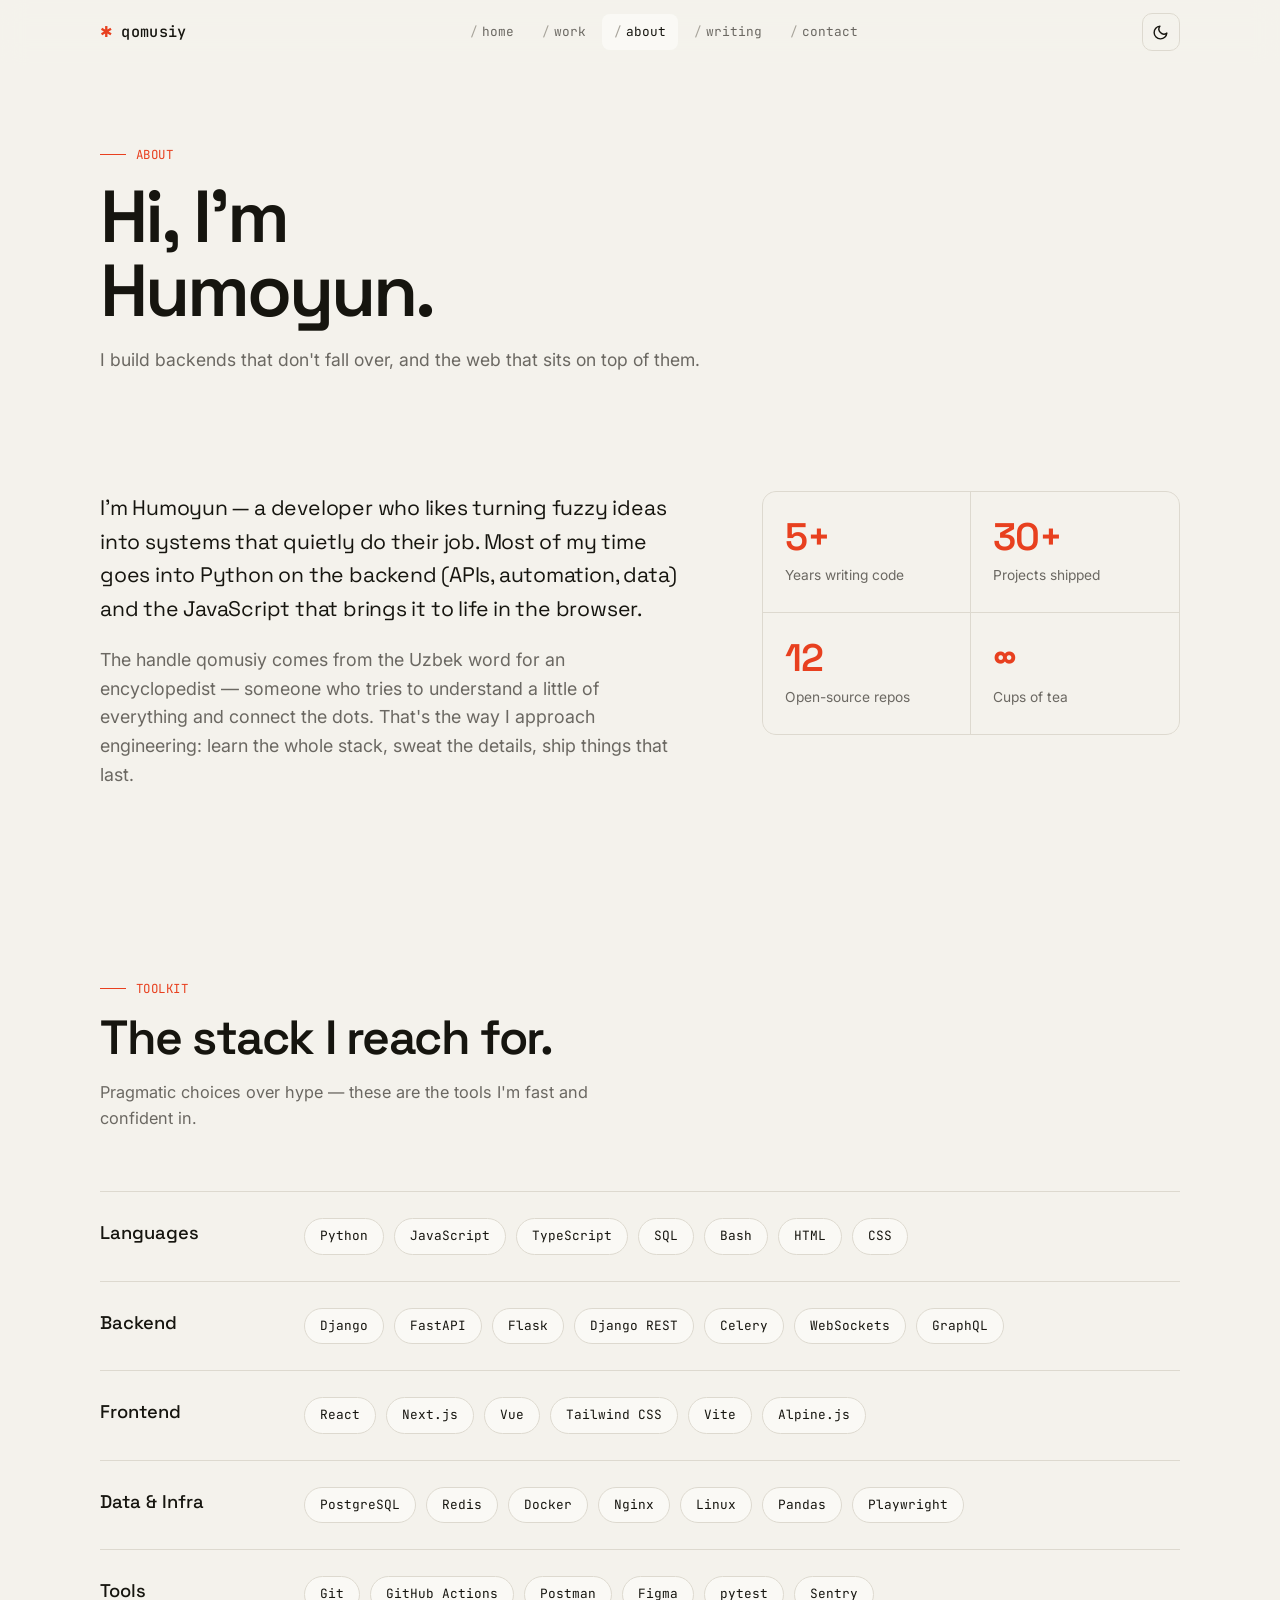
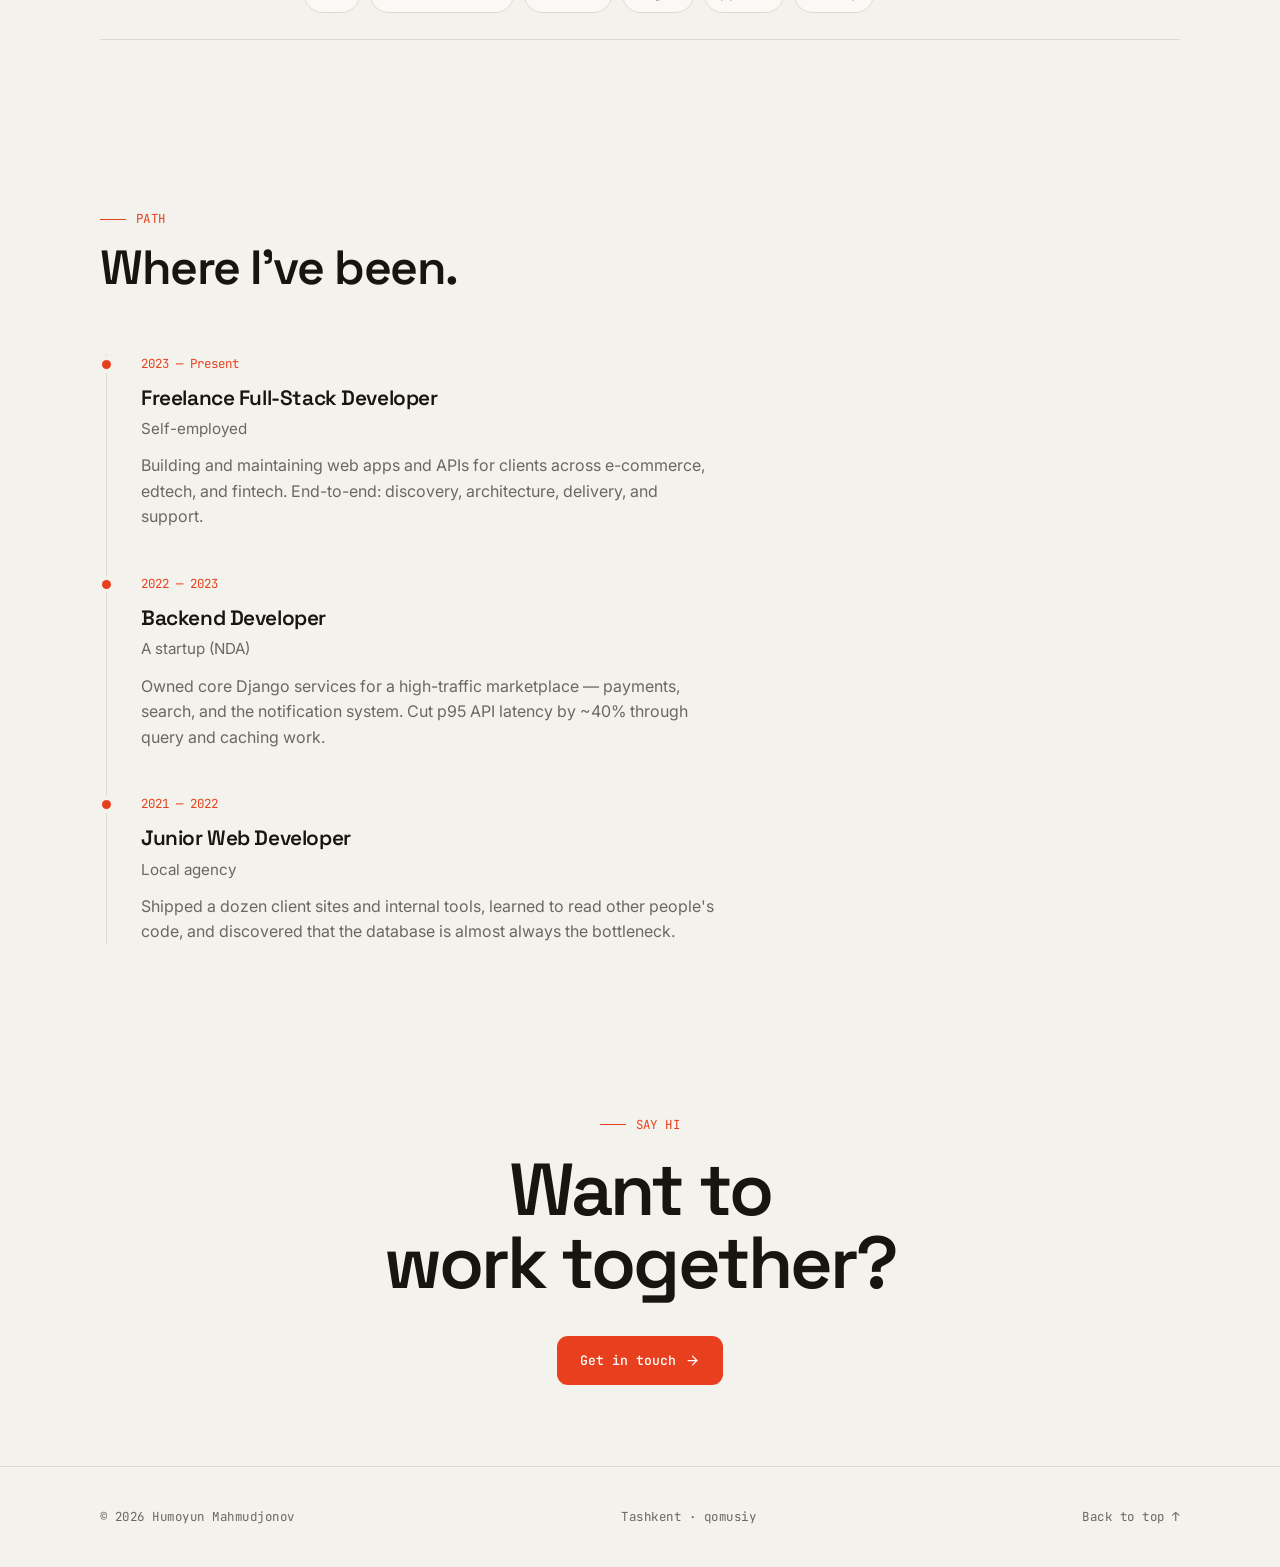
<file: about.html>
<!DOCTYPE html>
<html lang="en">
<head>
  <meta charset="UTF-8" />
  <meta name="viewport" content="width=device-width, initial-scale=1.0" />
  <title>About — Humoyun Mahmudjonov</title>
  <meta name="description" content="About Humoyun Mahmudjonov (qomusiy) — Python & web developer based in Tashkent." />
  <link rel="preconnect" href="https://fonts.googleapis.com" />
  <link rel="preconnect" href="https://fonts.gstatic.com" crossorigin />
  <link href="https://fonts.googleapis.com/css2?family=Space+Grotesk:wght@400;500;600;700&family=Inter:wght@400;500;600&family=JetBrains+Mono:wght@400;500&display=swap" rel="stylesheet" />
  <link rel="stylesheet" href="assets/styles.css" />
</head>
<body data-page="About">

  <header class="nav" id="nav">
    <div class="wrap nav-inner">
      <a href="index.html" class="brand"><span class="dot">✱</span> qomusiy</a>
      <nav class="nav-links" id="navLinks" aria-label="Primary">
        <a href="index.html"><span class="slash">/</span>home</a>
        <a href="work.html"><span class="slash">/</span>work</a>
        <a href="about.html"><span class="slash">/</span>about</a>
        <a href="writing.html"><span class="slash">/</span>writing</a>
        <a href="contact.html"><span class="slash">/</span>contact</a>
      </nav>
      <div class="nav-actions">
        <button class="icon-btn" id="themeBtn" aria-label="Toggle theme">
          <svg class="theme-icon-moon" viewBox="0 0 24 24" fill="none" stroke="currentColor" stroke-width="2" stroke-linecap="round" stroke-linejoin="round"><path d="M21 12.79A9 9 0 1 1 11.21 3 7 7 0 0 0 21 12.79z"/></svg>
          <svg class="theme-icon-sun" viewBox="0 0 24 24" fill="none" stroke="currentColor" stroke-width="2" stroke-linecap="round" stroke-linejoin="round"><circle cx="12" cy="12" r="5"/><line x1="12" y1="1" x2="12" y2="3"/><line x1="12" y1="21" x2="12" y2="23"/><line x1="4.22" y1="4.22" x2="5.64" y2="5.64"/><line x1="18.36" y1="18.36" x2="19.78" y2="19.78"/><line x1="1" y1="12" x2="3" y2="12"/><line x1="21" y1="12" x2="23" y2="12"/><line x1="4.22" y1="19.78" x2="5.64" y2="18.36"/><line x1="18.36" y1="5.64" x2="19.78" y2="4.22"/></svg>
        </button>
        <button class="icon-btn nav-toggle" id="navToggle" aria-label="Menu">
          <svg viewBox="0 0 24 24" fill="none" stroke="currentColor" stroke-width="2" stroke-linecap="round"><line x1="3" y1="7" x2="21" y2="7"/><line x1="3" y1="12" x2="21" y2="12"/><line x1="3" y1="17" x2="21" y2="17"/></svg>
        </button>
      </div>
    </div>
  </header>

  <main>
    <section class="page-hero">
      <div class="wrap">
        <span class="label mono">About</span>
        <h1>Hi, I'm<br>Humoyun.</h1>
        <p data-bind="meta.tagline"></p>
      </div>
    </section>

    <!-- BIO + STATS -->
    <section>
      <div class="wrap about-grid">
        <div class="about-text reveal" id="aboutText"></div>
        <div class="stats reveal" id="stats"></div>
      </div>
    </section>

    <!-- STACK -->
    <section>
      <div class="wrap">
        <div class="section-head reveal">
          <span class="label mono">Toolkit</span>
          <h2>The stack I reach for.</h2>
          <p>Pragmatic choices over hype — these are the tools I'm fast and confident in.</p>
        </div>
        <div class="reveal" id="stackList"></div>
      </div>
    </section>

    <!-- TIMELINE -->
    <section>
      <div class="wrap">
        <div class="section-head reveal">
          <span class="label mono">Path</span>
          <h2>Where I've been.</h2>
        </div>
        <div class="timeline reveal" id="timeline"></div>
      </div>
    </section>

    <section class="contact">
      <div class="wrap reveal">
        <span class="label mono">Say hi</span>
        <h2>Want to<br>work together?</h2>
        <a href="contact.html" class="btn btn-primary" style="margin-top:8px">Get in touch
          <svg viewBox="0 0 24 24" fill="none" stroke="currentColor" stroke-width="2" stroke-linecap="round" stroke-linejoin="round"><line x1="5" y1="12" x2="19" y2="12"/><polyline points="12 5 19 12 12 19"/></svg>
        </a>
      </div>
    </section>
  </main>

  <footer>
    <div class="wrap footer-inner">
      <span class="mono">© <span id="year"></span> Humoyun Mahmudjonov</span>
      <span class="mono">Tashkent · qomusiy</span>
      <span class="mono to-top" onclick="window.scrollTo({top:0,behavior:'smooth'})">Back to top ↑</span>
    </div>
  </footer>

  <script src="data.js"></script>
  <script src="assets/app.js"></script>
</body>
</html>
</file>
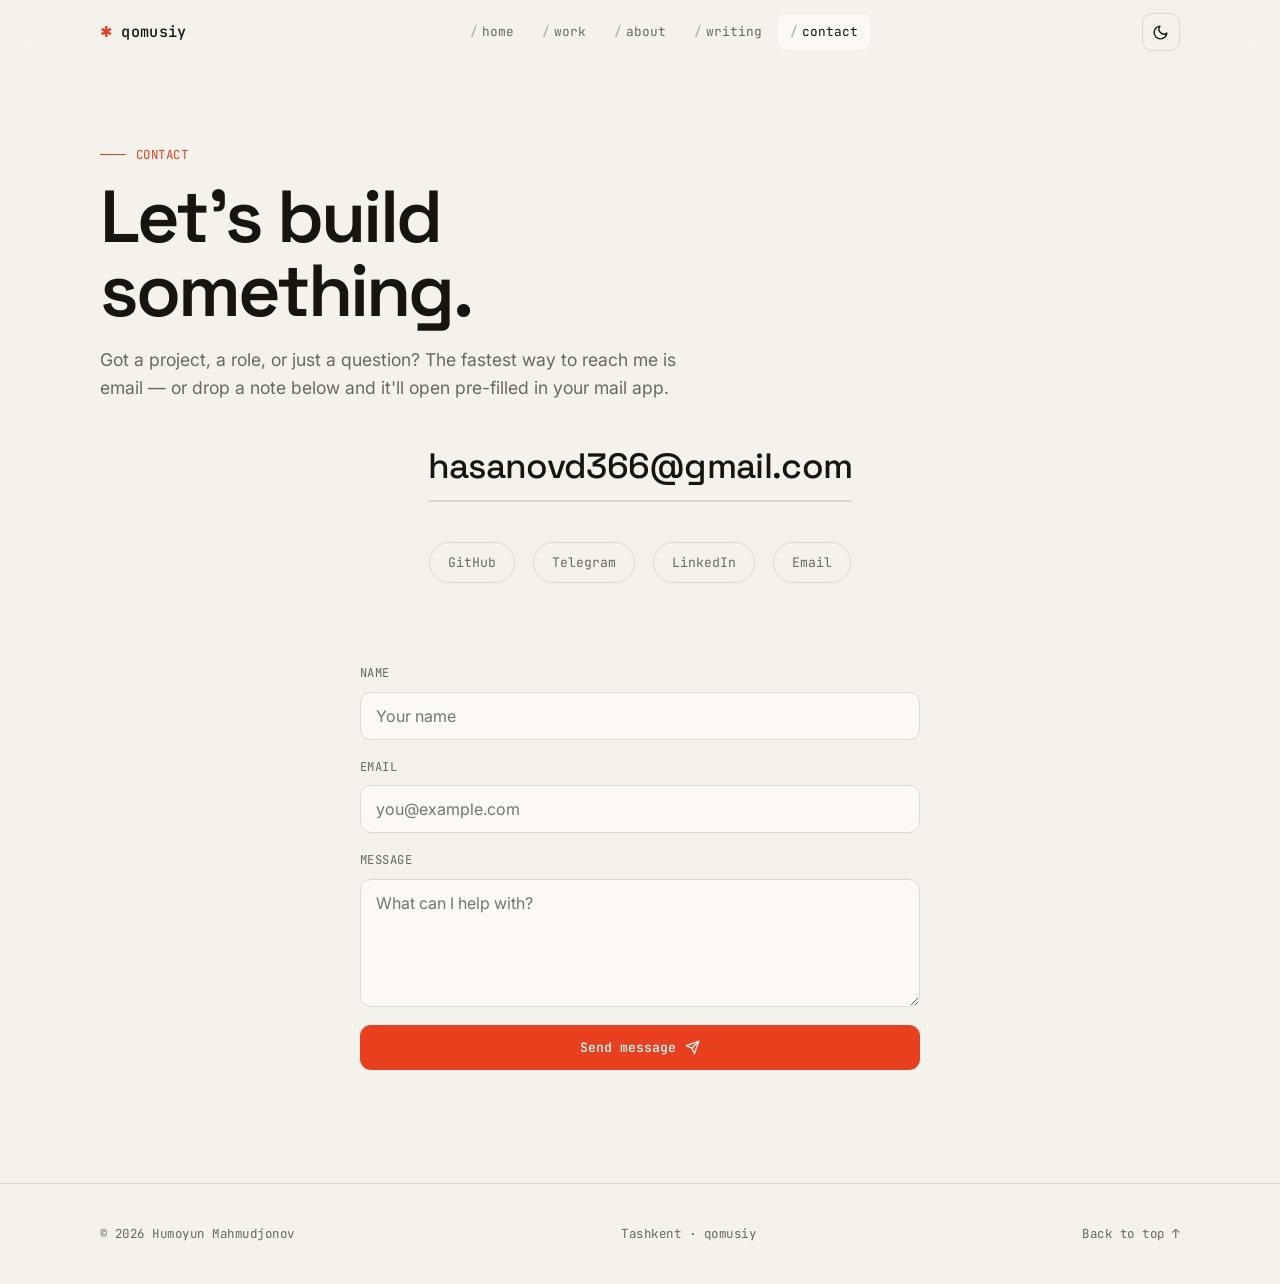
<file: contact.html>
<!DOCTYPE html>
<html lang="en">
<head>
  <meta charset="UTF-8" />
  <meta name="viewport" content="width=device-width, initial-scale=1.0" />
  <title>Contact — Humoyun Mahmudjonov</title>
  <meta name="description" content="Get in touch with Humoyun Mahmudjonov (qomusiy) — Python & web developer." />
  <link rel="preconnect" href="https://fonts.googleapis.com" />
  <link rel="preconnect" href="https://fonts.gstatic.com" crossorigin />
  <link href="https://fonts.googleapis.com/css2?family=Space+Grotesk:wght@400;500;600;700&family=Inter:wght@400;500;600&family=JetBrains+Mono:wght@400;500&display=swap" rel="stylesheet" />
  <link rel="stylesheet" href="assets/styles.css" />
</head>
<body data-page="Contact">

  <header class="nav" id="nav">
    <div class="wrap nav-inner">
      <a href="index.html" class="brand"><span class="dot">✱</span> qomusiy</a>
      <nav class="nav-links" id="navLinks" aria-label="Primary">
        <a href="index.html"><span class="slash">/</span>home</a>
        <a href="work.html"><span class="slash">/</span>work</a>
        <a href="about.html"><span class="slash">/</span>about</a>
        <a href="writing.html"><span class="slash">/</span>writing</a>
        <a href="contact.html"><span class="slash">/</span>contact</a>
      </nav>
      <div class="nav-actions">
        <button class="icon-btn" id="themeBtn" aria-label="Toggle theme">
          <svg class="theme-icon-moon" viewBox="0 0 24 24" fill="none" stroke="currentColor" stroke-width="2" stroke-linecap="round" stroke-linejoin="round"><path d="M21 12.79A9 9 0 1 1 11.21 3 7 7 0 0 0 21 12.79z"/></svg>
          <svg class="theme-icon-sun" viewBox="0 0 24 24" fill="none" stroke="currentColor" stroke-width="2" stroke-linecap="round" stroke-linejoin="round"><circle cx="12" cy="12" r="5"/><line x1="12" y1="1" x2="12" y2="3"/><line x1="12" y1="21" x2="12" y2="23"/><line x1="4.22" y1="4.22" x2="5.64" y2="5.64"/><line x1="1" y1="12" x2="3" y2="12"/><line x1="21" y1="12" x2="23" y2="12"/><line x1="4.22" y1="19.78" x2="5.64" y2="18.36"/><line x1="18.36" y1="5.64" x2="19.78" y2="4.22"/></svg>
        </button>
        <button class="icon-btn nav-toggle" id="navToggle" aria-label="Menu">
          <svg viewBox="0 0 24 24" fill="none" stroke="currentColor" stroke-width="2" stroke-linecap="round"><line x1="3" y1="7" x2="21" y2="7"/><line x1="3" y1="12" x2="21" y2="12"/><line x1="3" y1="17" x2="21" y2="17"/></svg>
        </button>
      </div>
    </div>
  </header>

  <main>
    <section class="page-hero">
      <div class="wrap">
        <span class="label mono">Contact</span>
        <h1>Let's build<br>something.</h1>
        <p>Got a project, a role, or just a question? The fastest way to reach me is email — or drop a note below and it'll open pre-filled in your mail app.</p>
      </div>
    </section>

    <section style="padding-top: 0">
      <div class="wrap" style="text-align:center">
        <a href="mailto:hasanovd366@gmail.com" class="big-mail reveal" id="bigMail">hasanovd366@gmail.com</a>
        <div class="contact-socials reveal" id="contactSocials"></div>
      </div>
    </section>

    <section style="padding-top: 0">
      <div class="wrap">
        <form class="contact-form reveal" id="contactForm" novalidate>
          <div class="field">
            <label for="cf-name">Name</label>
            <input id="cf-name" name="name" type="text" placeholder="Your name" required />
          </div>
          <div class="field">
            <label for="cf-email">Email</label>
            <input id="cf-email" name="email" type="email" placeholder="you@example.com" required />
          </div>
          <div class="field">
            <label for="cf-message">Message</label>
            <textarea id="cf-message" name="message" rows="5" placeholder="What can I help with?" required></textarea>
          </div>
          <button type="submit" class="btn btn-primary" style="justify-content:center">Send message
            <svg viewBox="0 0 24 24" fill="none" stroke="currentColor" stroke-width="2" stroke-linecap="round" stroke-linejoin="round"><line x1="22" y1="2" x2="11" y2="13"/><polygon points="22 2 15 22 11 13 2 9 22 2"/></svg>
          </button>
          <p class="form-note" id="formNote"></p>
        </form>
      </div>
    </section>
  </main>

  <footer>
    <div class="wrap footer-inner">
      <span class="mono">© <span id="year"></span> Humoyun Mahmudjonov</span>
      <span class="mono">Tashkent · qomusiy</span>
      <span class="mono to-top" onclick="window.scrollTo({top:0,behavior:'smooth'})">Back to top ↑</span>
    </div>
  </footer>

  <script src="data.js"></script>
  <script src="assets/app.js"></script>
</body>
</html>
</file>
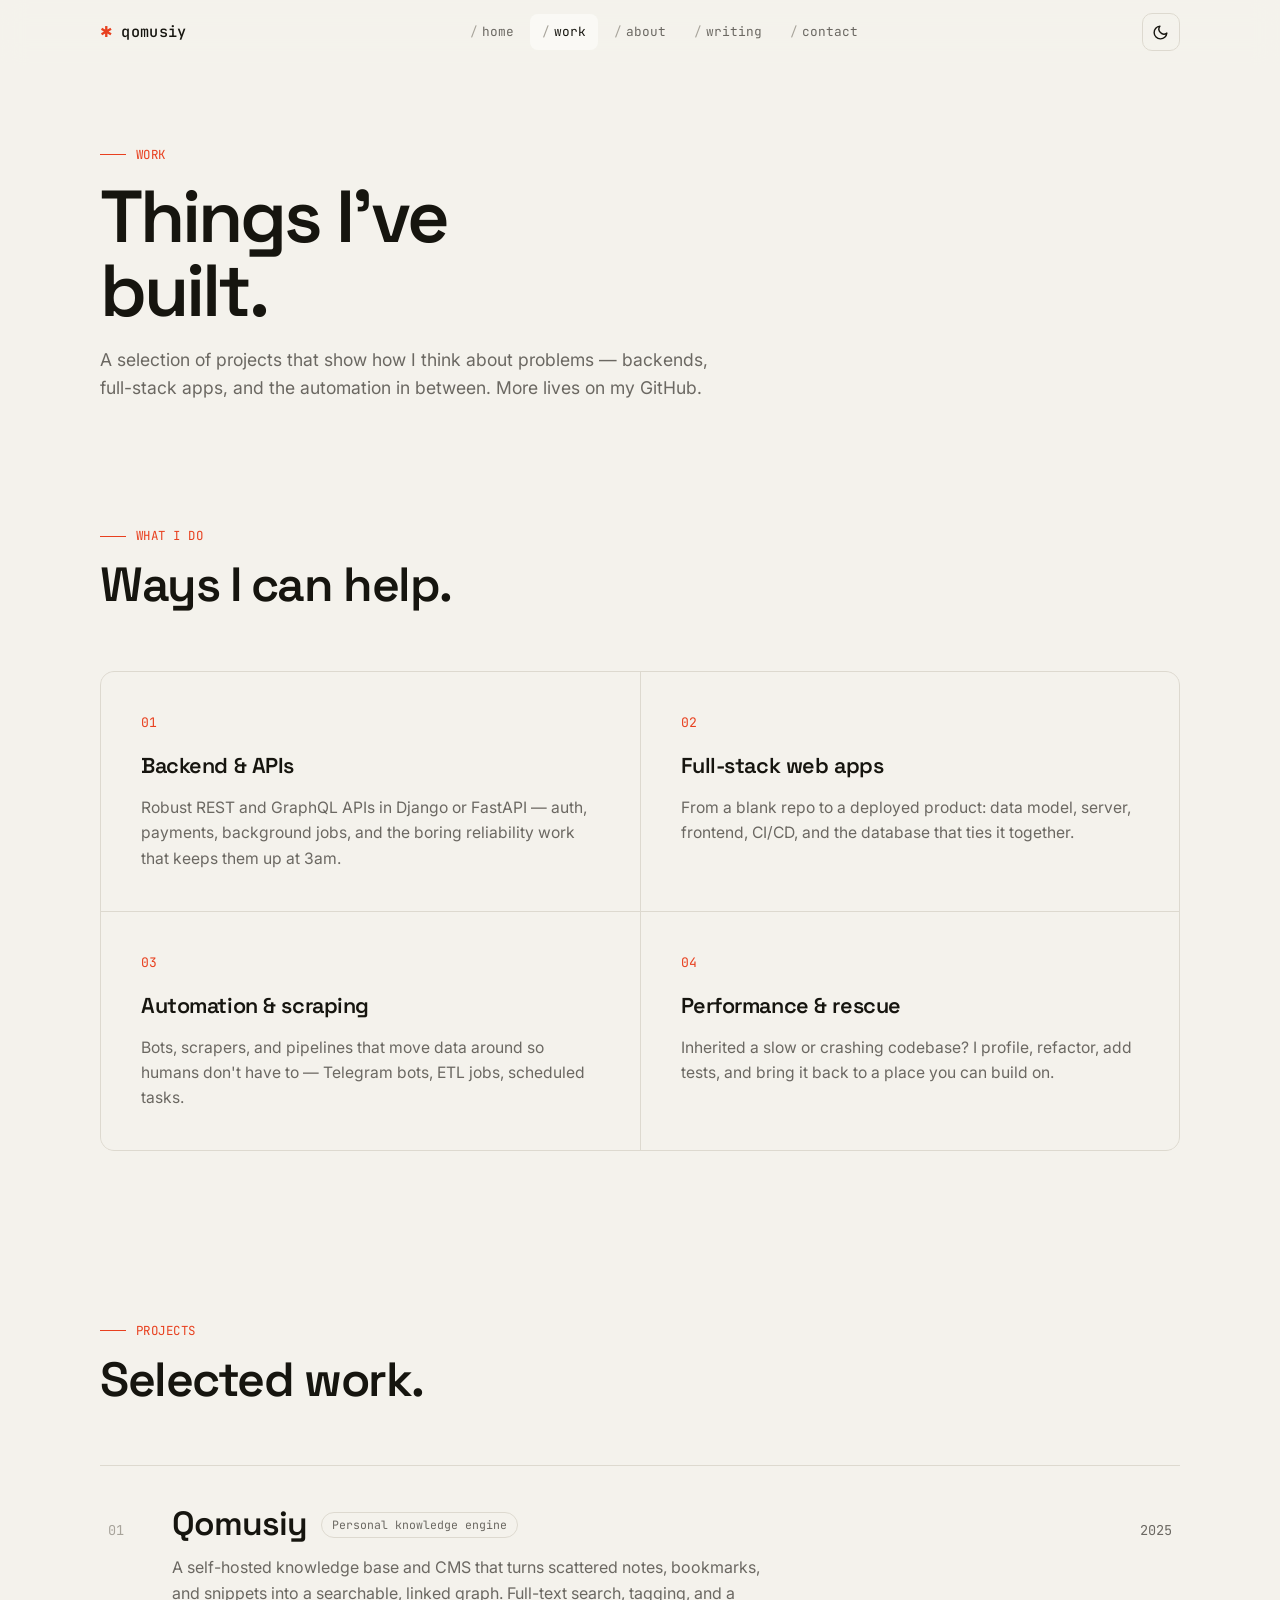
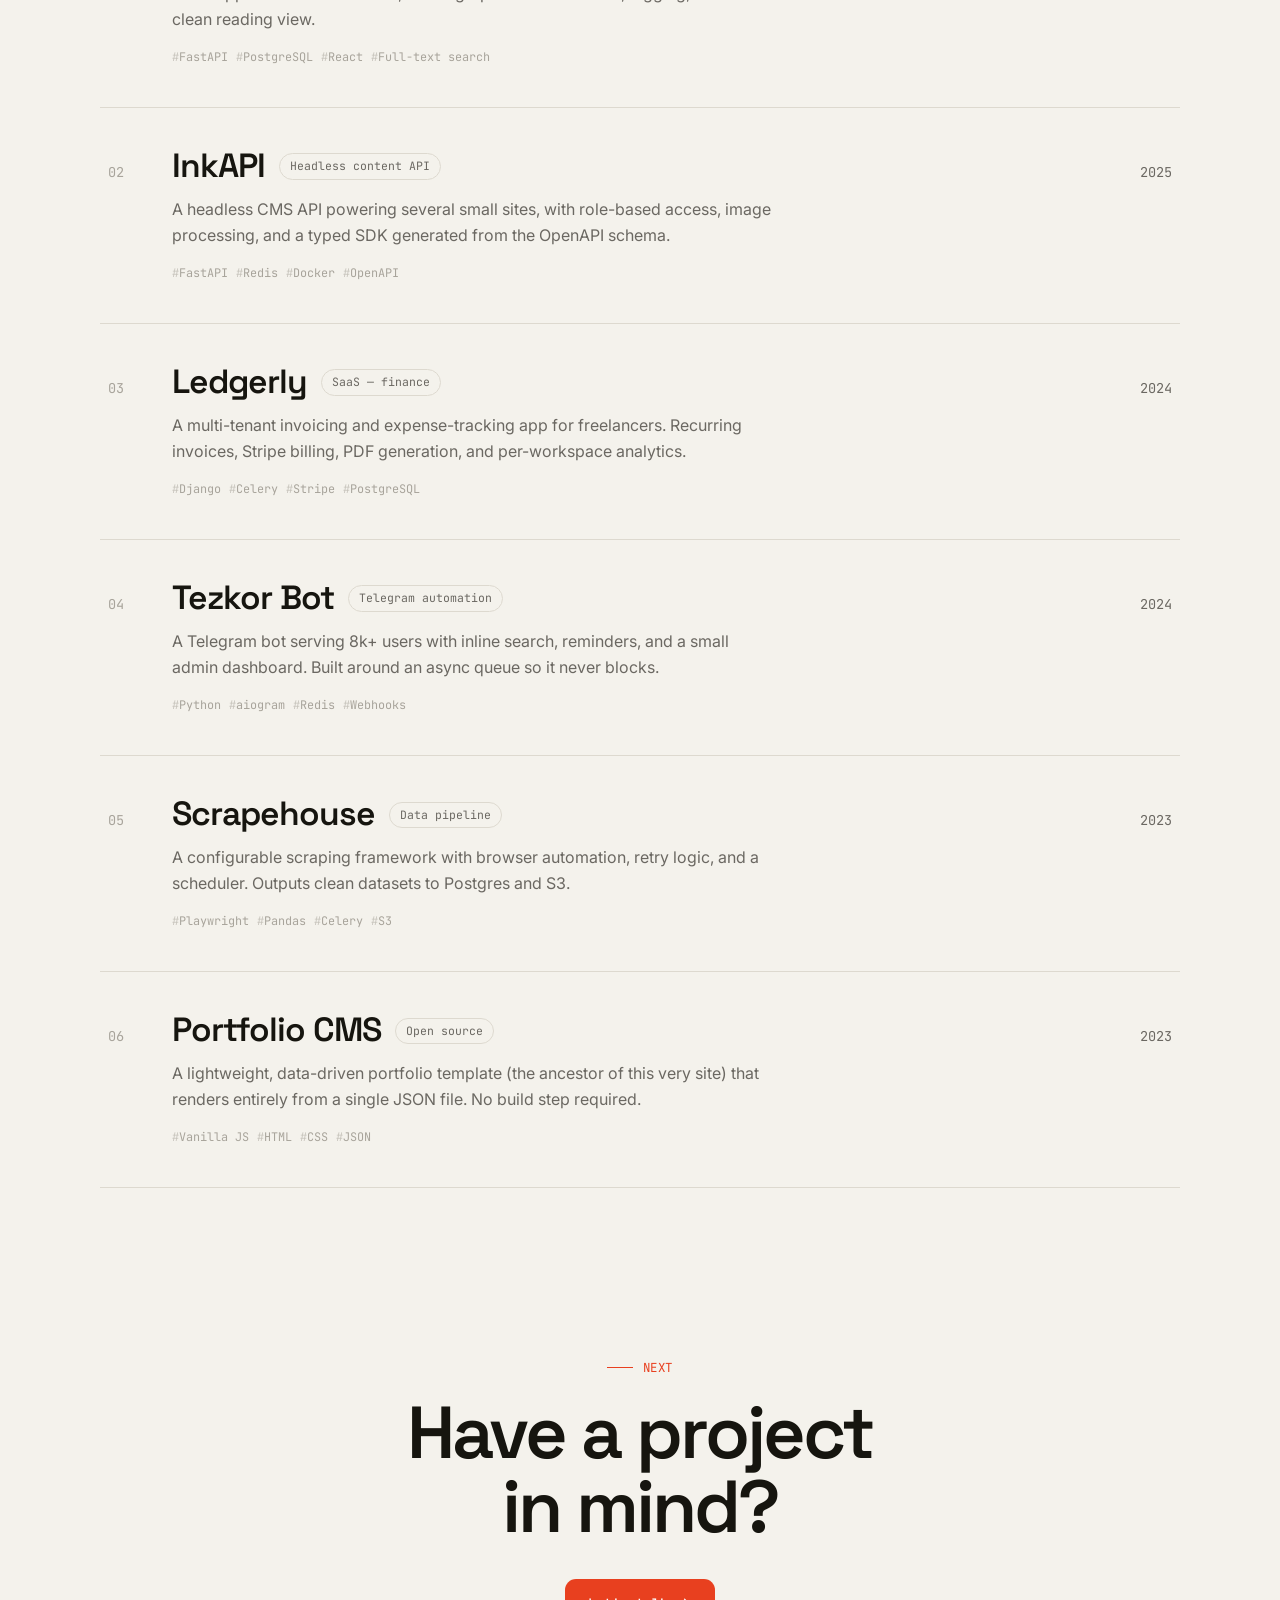
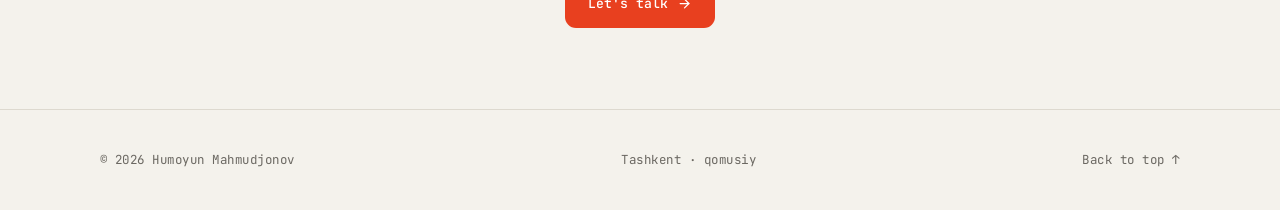
<file: work.html>
<!DOCTYPE html>
<html lang="en">
<head>
  <meta charset="UTF-8" />
  <meta name="viewport" content="width=device-width, initial-scale=1.0" />
  <title>Work — Humoyun Mahmudjonov</title>
  <meta name="description" content="Selected projects and services by Humoyun Mahmudjonov — Python & web developer." />
  <link rel="preconnect" href="https://fonts.googleapis.com" />
  <link rel="preconnect" href="https://fonts.gstatic.com" crossorigin />
  <link href="https://fonts.googleapis.com/css2?family=Space+Grotesk:wght@400;500;600;700&family=Inter:wght@400;500;600&family=JetBrains+Mono:wght@400;500&display=swap" rel="stylesheet" />
  <link rel="stylesheet" href="assets/styles.css" />
</head>
<body data-page="Work">

  <header class="nav" id="nav">
    <div class="wrap nav-inner">
      <a href="index.html" class="brand"><span class="dot">✱</span> qomusiy</a>
      <nav class="nav-links" id="navLinks" aria-label="Primary">
        <a href="index.html"><span class="slash">/</span>home</a>
        <a href="work.html"><span class="slash">/</span>work</a>
        <a href="about.html"><span class="slash">/</span>about</a>
        <a href="writing.html"><span class="slash">/</span>writing</a>
        <a href="contact.html"><span class="slash">/</span>contact</a>
      </nav>
      <div class="nav-actions">
        <button class="icon-btn" id="themeBtn" aria-label="Toggle theme">
          <svg class="theme-icon-moon" viewBox="0 0 24 24" fill="none" stroke="currentColor" stroke-width="2" stroke-linecap="round" stroke-linejoin="round"><path d="M21 12.79A9 9 0 1 1 11.21 3 7 7 0 0 0 21 12.79z"/></svg>
          <svg class="theme-icon-sun" viewBox="0 0 24 24" fill="none" stroke="currentColor" stroke-width="2" stroke-linecap="round" stroke-linejoin="round"><circle cx="12" cy="12" r="5"/><line x1="12" y1="1" x2="12" y2="3"/><line x1="12" y1="21" x2="12" y2="23"/><line x1="4.22" y1="4.22" x2="5.64" y2="5.64"/><line x1="18.36" y1="18.36" x2="19.78" y2="19.78"/><line x1="1" y1="12" x2="3" y2="12"/><line x1="21" y1="12" x2="23" y2="12"/><line x1="4.22" y1="19.78" x2="5.64" y2="18.36"/><line x1="18.36" y1="5.64" x2="19.78" y2="4.22"/></svg>
        </button>
        <button class="icon-btn nav-toggle" id="navToggle" aria-label="Menu">
          <svg viewBox="0 0 24 24" fill="none" stroke="currentColor" stroke-width="2" stroke-linecap="round"><line x1="3" y1="7" x2="21" y2="7"/><line x1="3" y1="12" x2="21" y2="12"/><line x1="3" y1="17" x2="21" y2="17"/></svg>
        </button>
      </div>
    </div>
  </header>

  <main>
    <section class="page-hero">
      <div class="wrap">
        <span class="label mono">Work</span>
        <h1>Things I've<br>built.</h1>
        <p>A selection of projects that show how I think about problems — backends, full-stack apps, and the automation in between. More lives on my GitHub.</p>
      </div>
    </section>

    <!-- SERVICES -->
    <section>
      <div class="wrap">
        <div class="section-head reveal">
          <span class="label mono">What I do</span>
          <h2>Ways I can help.</h2>
        </div>
        <div class="services-grid reveal" id="services"></div>
      </div>
    </section>

    <!-- PROJECTS -->
    <section>
      <div class="wrap">
        <div class="section-head reveal">
          <span class="label mono">Projects</span>
          <h2>Selected work.</h2>
        </div>
        <div class="projects-list reveal" id="projects"></div>
      </div>
    </section>

    <section class="contact">
      <div class="wrap reveal">
        <span class="label mono">Next</span>
        <h2>Have a project<br>in mind?</h2>
        <a href="contact.html" class="btn btn-primary" style="margin-top:8px">Let's talk
          <svg viewBox="0 0 24 24" fill="none" stroke="currentColor" stroke-width="2" stroke-linecap="round" stroke-linejoin="round"><line x1="5" y1="12" x2="19" y2="12"/><polyline points="12 5 19 12 12 19"/></svg>
        </a>
      </div>
    </section>
  </main>

  <footer>
    <div class="wrap footer-inner">
      <span class="mono">© <span id="year"></span> Humoyun Mahmudjonov</span>
      <span class="mono">Tashkent · qomusiy</span>
      <span class="mono to-top" onclick="window.scrollTo({top:0,behavior:'smooth'})">Back to top ↑</span>
    </div>
  </footer>

  <script src="data.js"></script>
  <script src="assets/app.js"></script>
</body>
</html>
</file>
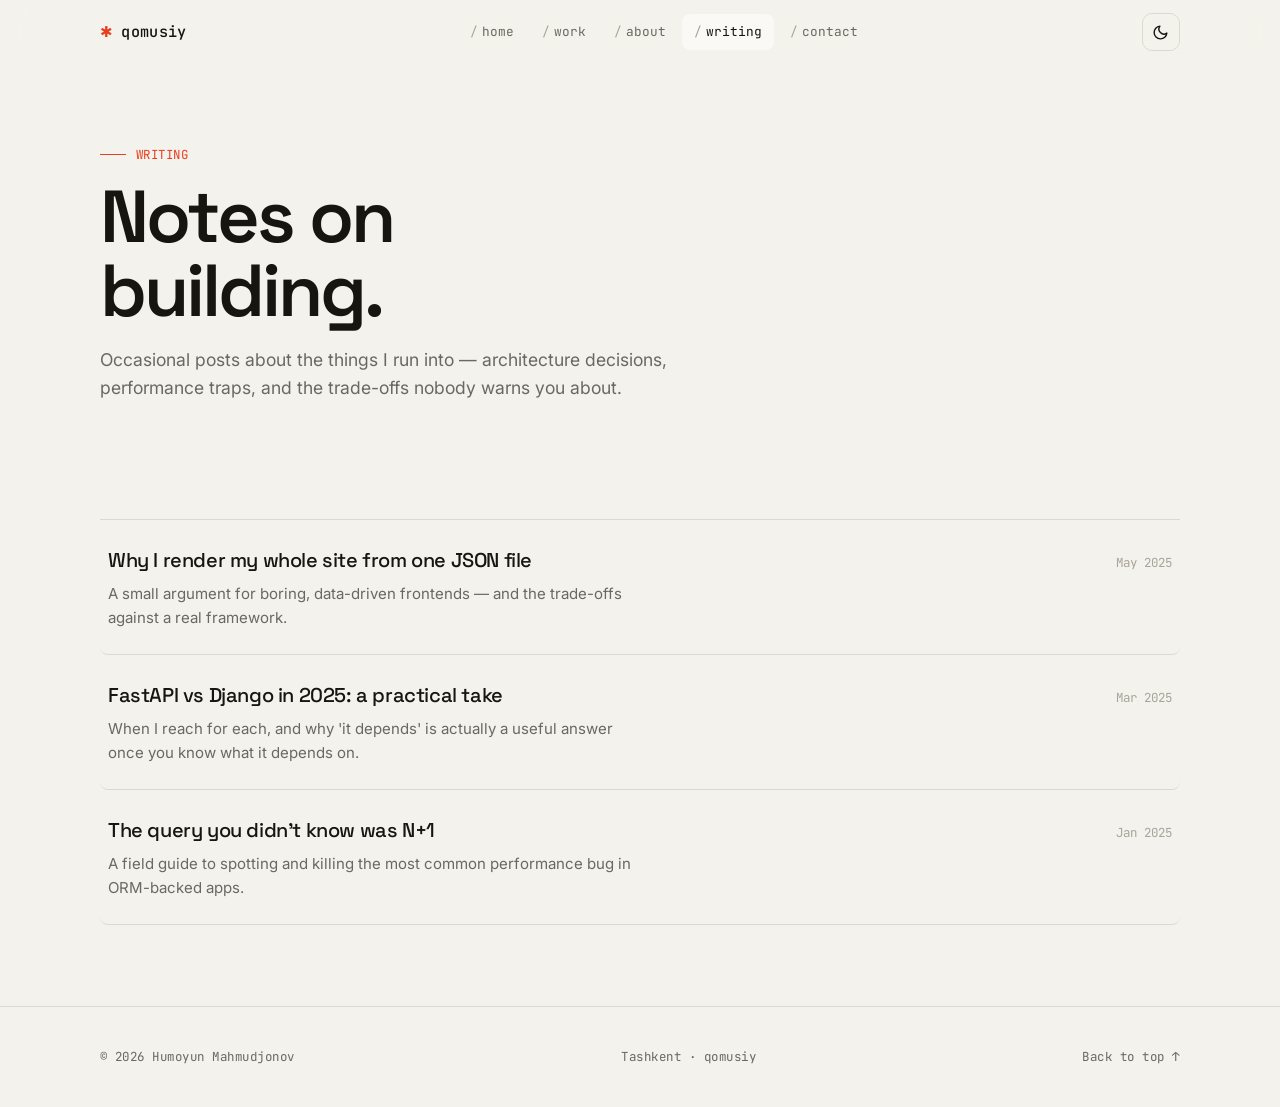
<file: writing.html>
<!DOCTYPE html>
<html lang="en">
<head>
  <meta charset="UTF-8" />
  <meta name="viewport" content="width=device-width, initial-scale=1.0" />
  <title>Writing — Humoyun Mahmudjonov</title>
  <meta name="description" content="Notes on building software by Humoyun Mahmudjonov (qomusiy)." />
  <link rel="preconnect" href="https://fonts.googleapis.com" />
  <link rel="preconnect" href="https://fonts.gstatic.com" crossorigin />
  <link href="https://fonts.googleapis.com/css2?family=Space+Grotesk:wght@400;500;600;700&family=Inter:wght@400;500;600&family=JetBrains+Mono:wght@400;500&display=swap" rel="stylesheet" />
  <link rel="stylesheet" href="assets/styles.css" />
</head>
<body data-page="Writing">

  <header class="nav" id="nav">
    <div class="wrap nav-inner">
      <a href="index.html" class="brand"><span class="dot">✱</span> qomusiy</a>
      <nav class="nav-links" id="navLinks" aria-label="Primary">
        <a href="index.html"><span class="slash">/</span>home</a>
        <a href="work.html"><span class="slash">/</span>work</a>
        <a href="about.html"><span class="slash">/</span>about</a>
        <a href="writing.html"><span class="slash">/</span>writing</a>
        <a href="contact.html"><span class="slash">/</span>contact</a>
      </nav>
      <div class="nav-actions">
        <button class="icon-btn" id="themeBtn" aria-label="Toggle theme">
          <svg class="theme-icon-moon" viewBox="0 0 24 24" fill="none" stroke="currentColor" stroke-width="2" stroke-linecap="round" stroke-linejoin="round"><path d="M21 12.79A9 9 0 1 1 11.21 3 7 7 0 0 0 21 12.79z"/></svg>
          <svg class="theme-icon-sun" viewBox="0 0 24 24" fill="none" stroke="currentColor" stroke-width="2" stroke-linecap="round" stroke-linejoin="round"><circle cx="12" cy="12" r="5"/><line x1="12" y1="1" x2="12" y2="3"/><line x1="12" y1="21" x2="12" y2="23"/><line x1="4.22" y1="4.22" x2="5.64" y2="5.64"/><line x1="18.36" y1="18.36" x2="19.78" y2="19.78"/><line x1="1" y1="12" x2="3" y2="12"/><line x1="21" y1="12" x2="23" y2="12"/><line x1="4.22" y1="19.78" x2="5.64" y2="18.36"/><line x1="18.36" y1="5.64" x2="19.78" y2="4.22"/></svg>
        </button>
        <button class="icon-btn nav-toggle" id="navToggle" aria-label="Menu">
          <svg viewBox="0 0 24 24" fill="none" stroke="currentColor" stroke-width="2" stroke-linecap="round"><line x1="3" y1="7" x2="21" y2="7"/><line x1="3" y1="12" x2="21" y2="12"/><line x1="3" y1="17" x2="21" y2="17"/></svg>
        </button>
      </div>
    </div>
  </header>

  <main>
    <section class="page-hero">
      <div class="wrap">
        <span class="label mono">Writing</span>
        <h1>Notes on<br>building.</h1>
        <p>Occasional posts about the things I run into — architecture decisions, performance traps, and the trade-offs nobody warns you about.</p>
      </div>
    </section>

    <section>
      <div class="wrap">
        <div class="writing-list reveal" id="writing"></div>
      </div>
    </section>
  </main>

  <footer>
    <div class="wrap footer-inner">
      <span class="mono">© <span id="year"></span> Humoyun Mahmudjonov</span>
      <span class="mono">Tashkent · qomusiy</span>
      <span class="mono to-top" onclick="window.scrollTo({top:0,behavior:'smooth'})">Back to top ↑</span>
    </div>
  </footer>

  <script src="data.js"></script>
  <script src="assets/app.js"></script>
</body>
</html>
</file>
<file: assets/styles.css>
/* ============================================================
   Design tokens
   ============================================================ */
:root {
  --bg:        #f4f2ec;
  --bg-elev:   #faf9f5;
  --text:      #16150f;
  --muted:     #6b6862;
  --faint:     #a8a49b;
  --line:      #ddd9cf;
  --accent:    #e8401f;
  --max:       1080px;
  --gutter:    clamp(20px, 5vw, 48px);
  --radius:    14px;
  --ease:      cubic-bezier(0.22, 1, 0.36, 1);

  --font-display: "Space Grotesk", system-ui, sans-serif;
  --font-body:    "Inter", system-ui, sans-serif;
  --font-mono:    "JetBrains Mono", ui-monospace, monospace;
}

html[data-theme="dark"] {
  --bg:        #0d0d0c;
  --bg-elev:   #161614;
  --text:      #f2f0ea;
  --muted:     #9a968d;
  --faint:     #5e5b53;
  --line:      #26251f;
  --accent:    #ff5a36;
}

/* ============================================================
   Reset & base
   ============================================================ */
*, *::before, *::after { box-sizing: border-box; margin: 0; padding: 0; }

html { scroll-behavior: smooth; -webkit-text-size-adjust: 100%; }

body {
  background: var(--bg);
  color: var(--text);
  font-family: var(--font-body);
  font-size: 16px;
  line-height: 1.6;
  -webkit-font-smoothing: antialiased;
  text-rendering: optimizeLegibility;
  overflow-x: hidden;
  display: flex;
  flex-direction: column;
  min-height: 100vh;
  transition: background 0.4s var(--ease), color 0.4s var(--ease);
}

main { flex: 1 0 auto; }

a { color: inherit; text-decoration: none; }
img { max-width: 100%; display: block; }
::selection { background: var(--accent); color: #fff; }

.wrap { width: min(100% - calc(var(--gutter) * 2), var(--max)); margin-inline: auto; }

.mono {
  font-family: var(--font-mono);
  font-size: 0.78rem;
  letter-spacing: 0.04em;
  text-transform: uppercase;
  color: var(--muted);
}

/* Page fade-in (cross-page navigation feel) */
@keyframes pageIn { from { opacity: 0; transform: translateY(8px); } to { opacity: 1; transform: none; } }
main { animation: pageIn 0.5s var(--ease) both; }

/* Section scaffolding */
section { padding-block: clamp(56px, 9vh, 110px); position: relative; }
.section-head { margin-bottom: clamp(36px, 5vw, 60px); }
.section-head .label {
  display: inline-flex; align-items: center; gap: 10px;
  color: var(--accent);
}
.section-head .label::before {
  content: ""; width: 26px; height: 1px; background: var(--accent);
}
.section-head h2 {
  font-family: var(--font-display);
  font-weight: 600;
  font-size: clamp(1.8rem, 4.4vw, 3rem);
  letter-spacing: -0.03em;
  line-height: 1.05;
  margin-top: 14px;
  max-width: 18ch;
}
.section-head p {
  color: var(--muted); margin-top: 16px; max-width: 52ch; font-size: 1.02rem;
}

/* ============================================================
   Navbar
   ============================================================ */
header.nav {
  position: sticky; top: 0; z-index: 100;
  backdrop-filter: blur(12px);
  background: color-mix(in srgb, var(--bg) 78%, transparent);
  border-bottom: 1px solid transparent;
  transition: border-color 0.3s var(--ease), background 0.3s var(--ease);
}
header.nav.scrolled { border-bottom-color: var(--line); }
.nav-inner {
  display: flex; align-items: center; justify-content: space-between;
  height: 64px;
}
.brand {
  font-family: var(--font-mono); font-weight: 500;
  font-size: 0.95rem; letter-spacing: 0.02em;
  display: inline-flex; align-items: center; gap: 8px;
}
.brand .dot { color: var(--accent); }
.nav-links { display: flex; align-items: center; gap: 4px; }
.nav-links a {
  font-family: var(--font-mono); font-size: 0.8rem;
  color: var(--muted); padding: 8px 12px; border-radius: 8px;
  transition: color 0.2s, background 0.2s;
}
.nav-links a:hover, .nav-links a.active { color: var(--text); }
.nav-links a.active { background: var(--bg-elev); }
.nav-links a .slash { color: var(--faint); margin-right: 4px; }

.nav-actions { display: flex; align-items: center; gap: 8px; }
.icon-btn {
  width: 38px; height: 38px; border: 1px solid var(--line);
  background: transparent; color: var(--text); border-radius: 10px;
  display: grid; place-items: center; cursor: pointer;
  transition: border-color 0.2s, transform 0.2s, background 0.2s;
}
.icon-btn:hover { border-color: var(--accent); transform: translateY(-1px); }
.icon-btn svg { width: 17px; height: 17px; }
.theme-icon-sun { display: none; }
html[data-theme="dark"] .theme-icon-sun { display: block; }
html[data-theme="dark"] .theme-icon-moon { display: none; }

.nav-toggle { display: none; }

/* ============================================================
   Buttons
   ============================================================ */
.btn {
  display: inline-flex; align-items: center; gap: 9px;
  font-family: var(--font-mono); font-size: 0.82rem; font-weight: 500;
  padding: 13px 22px; border-radius: 11px; cursor: pointer;
  border: 1px solid transparent; transition: all 0.2s var(--ease);
}
.btn-primary { background: var(--accent); color: #fff; }
.btn-primary:hover { transform: translateY(-2px); box-shadow: 0 10px 26px -10px var(--accent); }
.btn-ghost { border-color: var(--line); color: var(--text); }
.btn-ghost:hover { border-color: var(--text); transform: translateY(-2px); }
.btn svg { width: 15px; height: 15px; }

/* ============================================================
   Hero (home)
   ============================================================ */
.hero { padding-top: clamp(40px, 8vh, 90px); padding-bottom: clamp(48px, 8vh, 96px); }
.status {
  display: inline-flex; align-items: center; gap: 9px;
  font-family: var(--font-mono); font-size: 0.76rem; color: var(--muted);
  border: 1px solid var(--line); border-radius: 100px;
  padding: 6px 14px 6px 11px; margin-bottom: 30px;
}
.status .pulse {
  width: 8px; height: 8px; border-radius: 50%; background: #28c76f;
  box-shadow: 0 0 0 0 rgba(40,199,111,0.5); animation: pulse 2.2s infinite;
}
@keyframes pulse {
  0% { box-shadow: 0 0 0 0 rgba(40,199,111,0.5); }
  70% { box-shadow: 0 0 0 7px rgba(40,199,111,0); }
  100% { box-shadow: 0 0 0 0 rgba(40,199,111,0); }
}
.hero h1 {
  font-family: var(--font-display); font-weight: 600;
  font-size: clamp(2.6rem, 9vw, 6rem);
  line-height: 0.98; letter-spacing: -0.045em;
  margin-bottom: 26px;
}
.hero h1 .accent { color: var(--accent); }
.hero-role {
  font-size: clamp(1.05rem, 2.4vw, 1.5rem);
  color: var(--muted); max-width: 38ch; margin-bottom: 14px;
}
.hero-role strong { color: var(--text); font-weight: 600; }
.hero-tag { color: var(--muted); max-width: 46ch; margin-bottom: 38px; }
.hero-cta { display: flex; flex-wrap: wrap; gap: 12px; align-items: center; }
.hero-socials { display: flex; gap: 22px; margin-top: 44px; flex-wrap: wrap; }
.hero-socials a {
  font-family: var(--font-mono); font-size: 0.8rem; color: var(--muted);
  transition: color 0.2s;
}
.hero-socials a::after { content: "↗"; font-size: 0.7em; margin-left: 4px; opacity: 0.5; }
.hero-socials a:hover { color: var(--accent); }

/* ============================================================
   Page header (interior pages)
   ============================================================ */
.page-hero { padding-top: clamp(48px, 8vh, 96px); padding-bottom: clamp(28px, 4vh, 48px); }
.page-hero .label {
  display: inline-flex; align-items: center; gap: 10px; color: var(--accent);
}
.page-hero .label::before { content: ""; width: 26px; height: 1px; background: var(--accent); }
.page-hero h1 {
  font-family: var(--font-display); font-weight: 600;
  font-size: clamp(2.4rem, 7vw, 4.6rem); letter-spacing: -0.04em; line-height: 1;
  margin-top: 16px;
}
.page-hero p { color: var(--muted); max-width: 56ch; margin-top: 18px; font-size: 1.1rem; }

/* ============================================================
   Marquee
   ============================================================ */
.marquee {
  border-block: 1px solid var(--line); overflow: hidden; padding-block: 16px;
  white-space: nowrap;
  -webkit-mask-image: linear-gradient(90deg, transparent, #000 12%, #000 88%, transparent);
          mask-image: linear-gradient(90deg, transparent, #000 12%, #000 88%, transparent);
}
.marquee-track { display: inline-flex; gap: 0; animation: scroll 26s linear infinite; }
.marquee:hover .marquee-track { animation-play-state: paused; }
.marquee-track span {
  font-family: var(--font-display); font-size: 1.05rem; font-weight: 500;
  color: var(--muted); padding-inline: 26px;
}
.marquee-track span::before { content: "✱"; color: var(--accent); margin-right: 26px; }
@keyframes scroll { to { transform: translateX(-50%); } }

/* ============================================================
   About + stats
   ============================================================ */
.about-grid {
  display: grid; grid-template-columns: 1.4fr 1fr; gap: clamp(32px, 6vw, 80px);
  align-items: start;
}
.about-text p { font-size: 1.12rem; color: var(--text); margin-bottom: 20px; }
.about-text p.lead { font-size: 1.32rem; font-family: var(--font-display); font-weight: 400; letter-spacing: -0.01em; }
.about-text .muted { color: var(--muted); }

.stats { display: grid; grid-template-columns: 1fr 1fr; gap: 1px; background: var(--line);
  border: 1px solid var(--line); border-radius: var(--radius); overflow: hidden; }
.stat { background: var(--bg); padding: 26px 22px; }
.stat .value {
  font-family: var(--font-display); font-weight: 600;
  font-size: 2.4rem; letter-spacing: -0.03em; line-height: 1; color: var(--accent);
}
.stat .label { color: var(--muted); font-size: 0.86rem; margin-top: 8px; }

/* ============================================================
   Stack
   ============================================================ */
.stack-row {
  display: grid; grid-template-columns: 180px 1fr; gap: 24px;
  padding: 26px 0; border-top: 1px solid var(--line);
}
.stack-row:last-child { border-bottom: 1px solid var(--line); }
.stack-group { font-family: var(--font-display); font-weight: 500; font-size: 1.15rem; }
.chips { display: flex; flex-wrap: wrap; gap: 10px; }
.chip {
  font-family: var(--font-mono); font-size: 0.8rem; color: var(--text);
  border: 1px solid var(--line); border-radius: 100px; padding: 7px 15px;
  background: var(--bg-elev); transition: all 0.2s var(--ease); cursor: default;
}
.chip:hover { border-color: var(--accent); color: var(--accent); transform: translateY(-2px); }

/* ============================================================
   Services
   ============================================================ */
.services-grid {
  display: grid; grid-template-columns: repeat(2, 1fr); gap: 1px;
  background: var(--line); border: 1px solid var(--line);
  border-radius: var(--radius); overflow: hidden;
}
.service { background: var(--bg); padding: clamp(26px, 3.5vw, 40px); transition: background 0.25s; }
.service:hover { background: var(--bg-elev); }
.service .num { font-family: var(--font-mono); color: var(--accent); font-size: 0.82rem; }
.service h3 { font-family: var(--font-display); font-weight: 600; font-size: 1.35rem; margin: 16px 0 12px; letter-spacing: -0.02em; }
.service p { color: var(--muted); font-size: 0.98rem; }

/* ============================================================
   Projects
   ============================================================ */
.projects-list { border-top: 1px solid var(--line); }
.project {
  display: grid; grid-template-columns: auto 1fr auto; gap: clamp(16px, 4vw, 48px);
  align-items: baseline; padding: clamp(26px, 3.5vw, 40px) 8px;
  border-bottom: 1px solid var(--line); position: relative;
  transition: padding-left 0.35s var(--ease);
}
.project::before {
  content: ""; position: absolute; inset: 0; background: var(--bg-elev);
  opacity: 0; transition: opacity 0.3s; z-index: -1; border-radius: 10px;
}
.project:hover { padding-left: 26px; }
.project:hover::before { opacity: 1; }
.project .p-num { font-family: var(--font-mono); color: var(--faint); font-size: 0.85rem; }
.project .p-main { min-width: 0; }
.project .p-title-row { display: flex; align-items: center; gap: 14px; flex-wrap: wrap; }
.project h3 {
  font-family: var(--font-display); font-weight: 600;
  font-size: clamp(1.4rem, 3.4vw, 2.1rem); letter-spacing: -0.03em; line-height: 1.1;
  transition: color 0.2s;
}
.project:hover h3 { color: var(--accent); }
.project .p-cat { font-family: var(--font-mono); font-size: 0.72rem; color: var(--muted);
  border: 1px solid var(--line); border-radius: 100px; padding: 3px 10px; }
.project .p-desc { color: var(--muted); margin: 12px 0 16px; max-width: 60ch; }
.project .p-tags { display: flex; flex-wrap: wrap; gap: 8px; }
.project .p-tags span { font-family: var(--font-mono); font-size: 0.74rem; color: var(--faint); }
.project .p-tags span::before { content: "#"; opacity: 0.6; }
.project .p-side { display: flex; flex-direction: column; align-items: flex-end; gap: 12px; }
.project .p-year { font-family: var(--font-mono); font-size: 0.85rem; color: var(--muted); }
.project .p-links { display: flex; gap: 8px; }
.project .p-links a {
  width: 36px; height: 36px; border: 1px solid var(--line); border-radius: 9px;
  display: grid; place-items: center; transition: all 0.2s;
}
.project .p-links a:hover { border-color: var(--accent); color: var(--accent); transform: translateY(-2px); }
.project .p-links svg { width: 15px; height: 15px; }

/* ============================================================
   Timeline
   ============================================================ */
.timeline { border-left: 1px solid var(--line); margin-left: 6px; }
.tl-item { position: relative; padding: 0 0 44px 34px; }
.tl-item:last-child { padding-bottom: 0; }
.tl-item::before {
  content: ""; position: absolute; left: -5px; top: 6px;
  width: 9px; height: 9px; border-radius: 50%; background: var(--accent);
  box-shadow: 0 0 0 4px var(--bg);
}
.tl-period { font-family: var(--font-mono); font-size: 0.78rem; color: var(--accent); }
.tl-item h3 { font-family: var(--font-display); font-weight: 600; font-size: 1.3rem; margin: 8px 0 2px; letter-spacing: -0.02em; }
.tl-company { color: var(--muted); font-size: 0.95rem; margin-bottom: 12px; }
.tl-item p { color: var(--muted); max-width: 58ch; }

/* ============================================================
   Writing
   ============================================================ */
.writing-list { border-top: 1px solid var(--line); }
.write-item {
  display: grid; grid-template-columns: 1fr auto; gap: 20px; align-items: baseline;
  padding: 24px 8px; border-bottom: 1px solid var(--line);
  transition: padding-left 0.3s var(--ease), background 0.25s; border-radius: 8px;
}
.write-item:hover { padding-left: 20px; background: var(--bg-elev); }
.write-item h3 { font-family: var(--font-display); font-weight: 500; font-size: 1.25rem; letter-spacing: -0.02em; transition: color 0.2s; }
.write-item:hover h3 { color: var(--accent); }
.write-item p { color: var(--muted); font-size: 0.94rem; margin-top: 6px; max-width: 60ch; }
.write-date { font-family: var(--font-mono); font-size: 0.78rem; color: var(--faint); white-space: nowrap; }

/* ============================================================
   Home teaser blocks
   ============================================================ */
.teaser-head { display: flex; justify-content: space-between; align-items: flex-end; gap: 20px; margin-bottom: 36px; flex-wrap: wrap; }
.teaser-head h2 { font-family: var(--font-display); font-weight: 600; font-size: clamp(1.6rem, 4vw, 2.6rem); letter-spacing: -0.03em; }
.text-link { font-family: var(--font-mono); font-size: 0.82rem; color: var(--accent); display: inline-flex; align-items: center; gap: 7px; transition: gap 0.2s; }
.text-link:hover { gap: 11px; }
.text-link svg { width: 14px; height: 14px; }

.split { display: grid; grid-template-columns: 1fr 1fr; gap: clamp(28px, 6vw, 70px); align-items: center; }
.split .lead { font-family: var(--font-display); font-size: clamp(1.3rem, 2.6vw, 1.9rem); font-weight: 400; letter-spacing: -0.02em; line-height: 1.35; }
.split .muted { color: var(--muted); margin-top: 16px; }

/* ============================================================
   Contact
   ============================================================ */
.contact { text-align: center; }
.contact .label { color: var(--accent); display:inline-flex; align-items:center; gap:10px; }
.contact .label::before { content:""; width:26px; height:1px; background:var(--accent); }
.contact h2 {
  font-family: var(--font-display); font-weight: 600;
  font-size: clamp(2.2rem, 7vw, 4.6rem); letter-spacing: -0.04em; line-height: 1;
  margin: 18px 0 28px;
}
.big-mail {
  display: inline-block; font-family: var(--font-display); font-weight: 500;
  font-size: clamp(1.2rem, 4vw, 2.2rem); letter-spacing: -0.02em;
  border-bottom: 2px solid var(--line); padding-bottom: 6px; transition: border-color 0.2s, color 0.2s;
}
.big-mail:hover { color: var(--accent); border-color: var(--accent); }
.contact-socials { display: flex; gap: 18px; justify-content: center; margin-top: 40px; flex-wrap: wrap; }
.contact-socials a {
  font-family: var(--font-mono); font-size: 0.82rem; color: var(--muted);
  border: 1px solid var(--line); border-radius: 100px; padding: 9px 18px; transition: all 0.2s;
}
.contact-socials a:hover { border-color: var(--accent); color: var(--accent); transform: translateY(-2px); }

/* Contact form */
.contact-form { max-width: 560px; margin: 0 auto; text-align: left; display: grid; gap: 18px; }
.field { display: grid; gap: 8px; }
.field label { font-family: var(--font-mono); font-size: 0.76rem; text-transform: uppercase; letter-spacing: 0.04em; color: var(--muted); }
.field input, .field textarea {
  font-family: var(--font-body); font-size: 1rem; color: var(--text);
  background: var(--bg-elev); border: 1px solid var(--line); border-radius: 11px;
  padding: 13px 15px; transition: border-color 0.2s; resize: vertical;
}
.field input:focus, .field textarea:focus { outline: none; border-color: var(--accent); }
.form-note { font-family: var(--font-mono); font-size: 0.76rem; color: var(--muted); text-align: center; min-height: 1.2em; }

/* ============================================================
   Footer
   ============================================================ */
footer { border-top: 1px solid var(--line); padding-block: 40px; flex-shrink: 0; }
.footer-inner { display: flex; justify-content: space-between; align-items: center; gap: 20px; flex-wrap: wrap; }
.footer-inner .mono { text-transform: none; }
.to-top { cursor: pointer; }
.to-top:hover { color: var(--accent); }

/* ============================================================
   Scroll reveal
   ============================================================ */
.reveal { opacity: 0; transform: translateY(22px); transition: opacity 0.7s var(--ease), transform 0.7s var(--ease); }
.reveal.in { opacity: 1; transform: none; }

@media (prefers-reduced-motion: reduce) {
  *, main { animation: none !important; scroll-behavior: auto; }
  .reveal { opacity: 1; transform: none; transition: none; }
}

/* ============================================================
   Responsive
   ============================================================ */
@media (max-width: 860px) {
  .about-grid, .services-grid, .split { grid-template-columns: 1fr; }
  .stack-row { grid-template-columns: 1fr; gap: 14px; }
}
@media (max-width: 680px) {
  .nav-links { display: none; }
  .nav-toggle { display: grid; }
  .nav-links.open {
    display: flex; flex-direction: column; align-items: stretch;
    position: absolute; top: 64px; left: 0; right: 0;
    background: var(--bg-elev); border-bottom: 1px solid var(--line);
    padding: 12px var(--gutter) 20px; gap: 2px;
  }
  .nav-links.open a { padding: 12px 8px; font-size: 0.92rem; border-bottom: 1px solid var(--line); }
  .project { grid-template-columns: auto 1fr; }
  .project .p-side { grid-column: 2; flex-direction: row; align-items: center; justify-content: space-between; width: 100%; }
  .write-item { grid-template-columns: 1fr; }
  .write-date { order: -1; }
}
</file>
